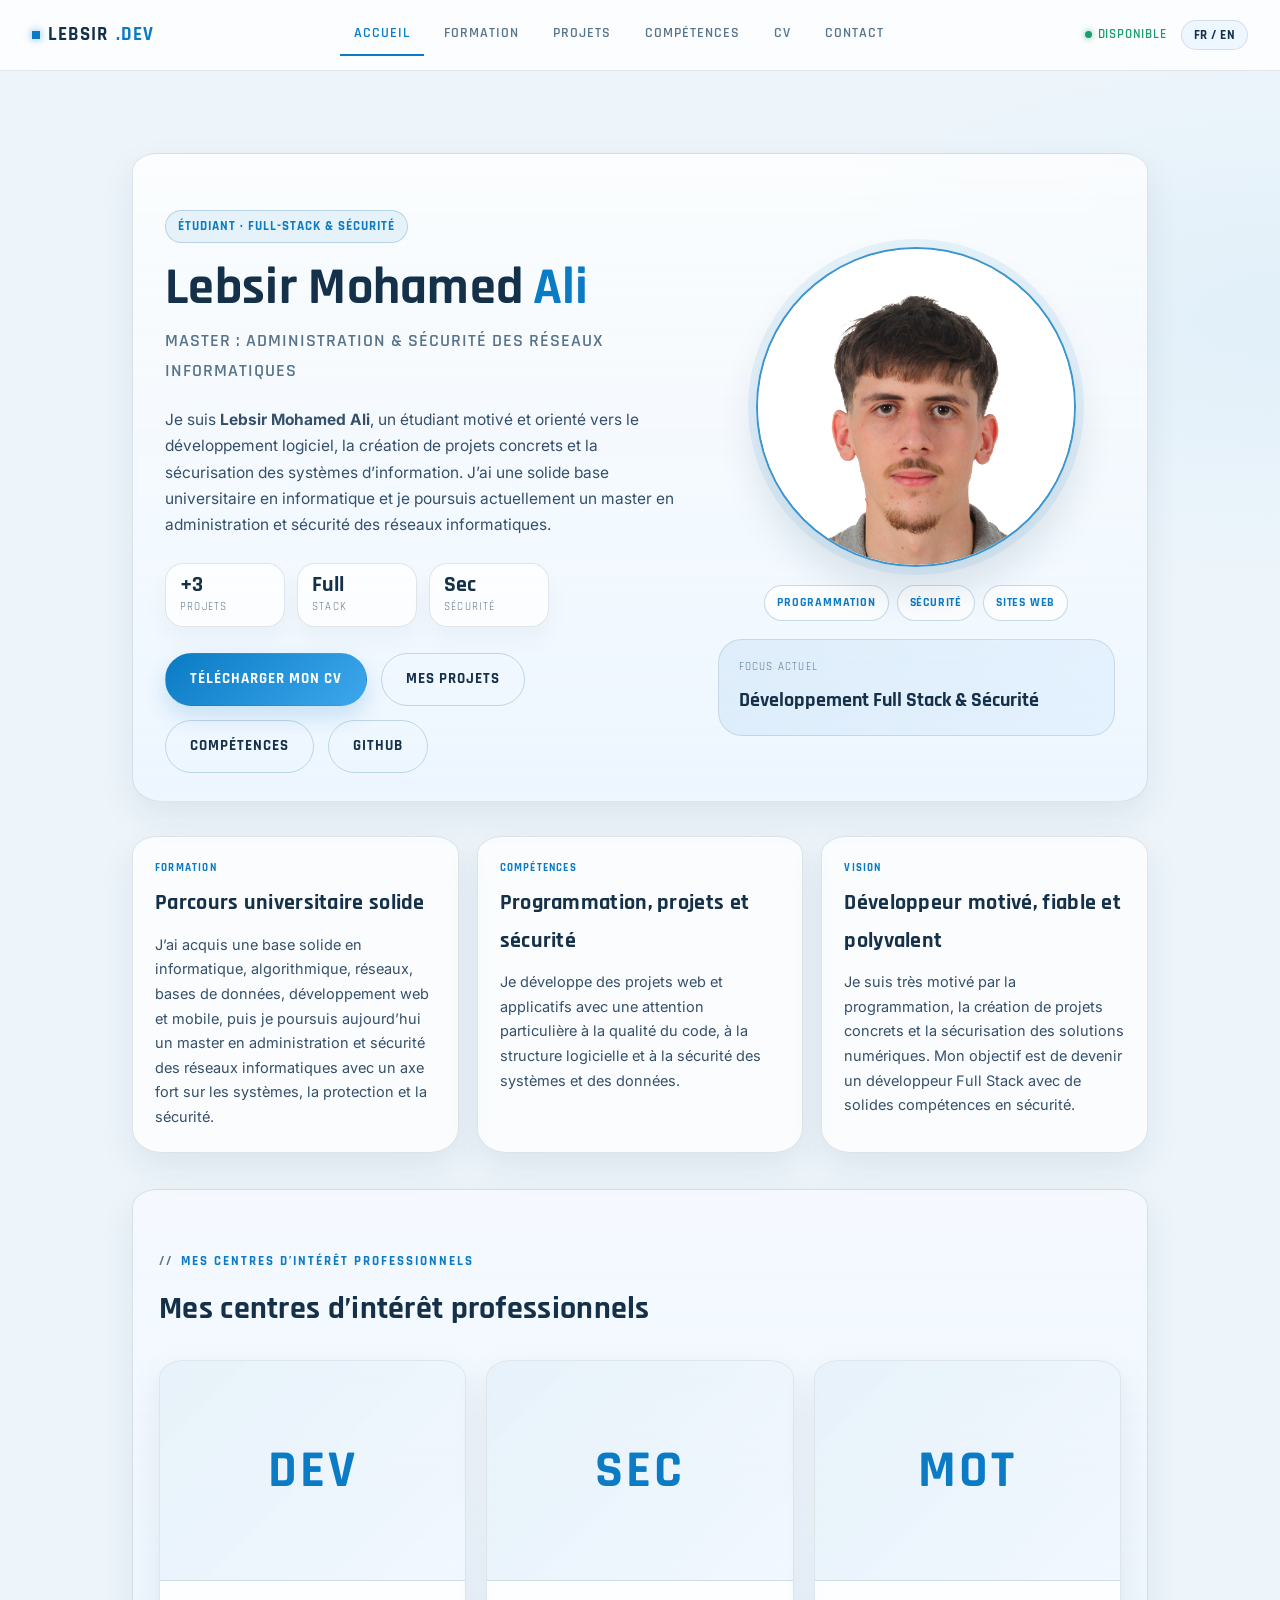
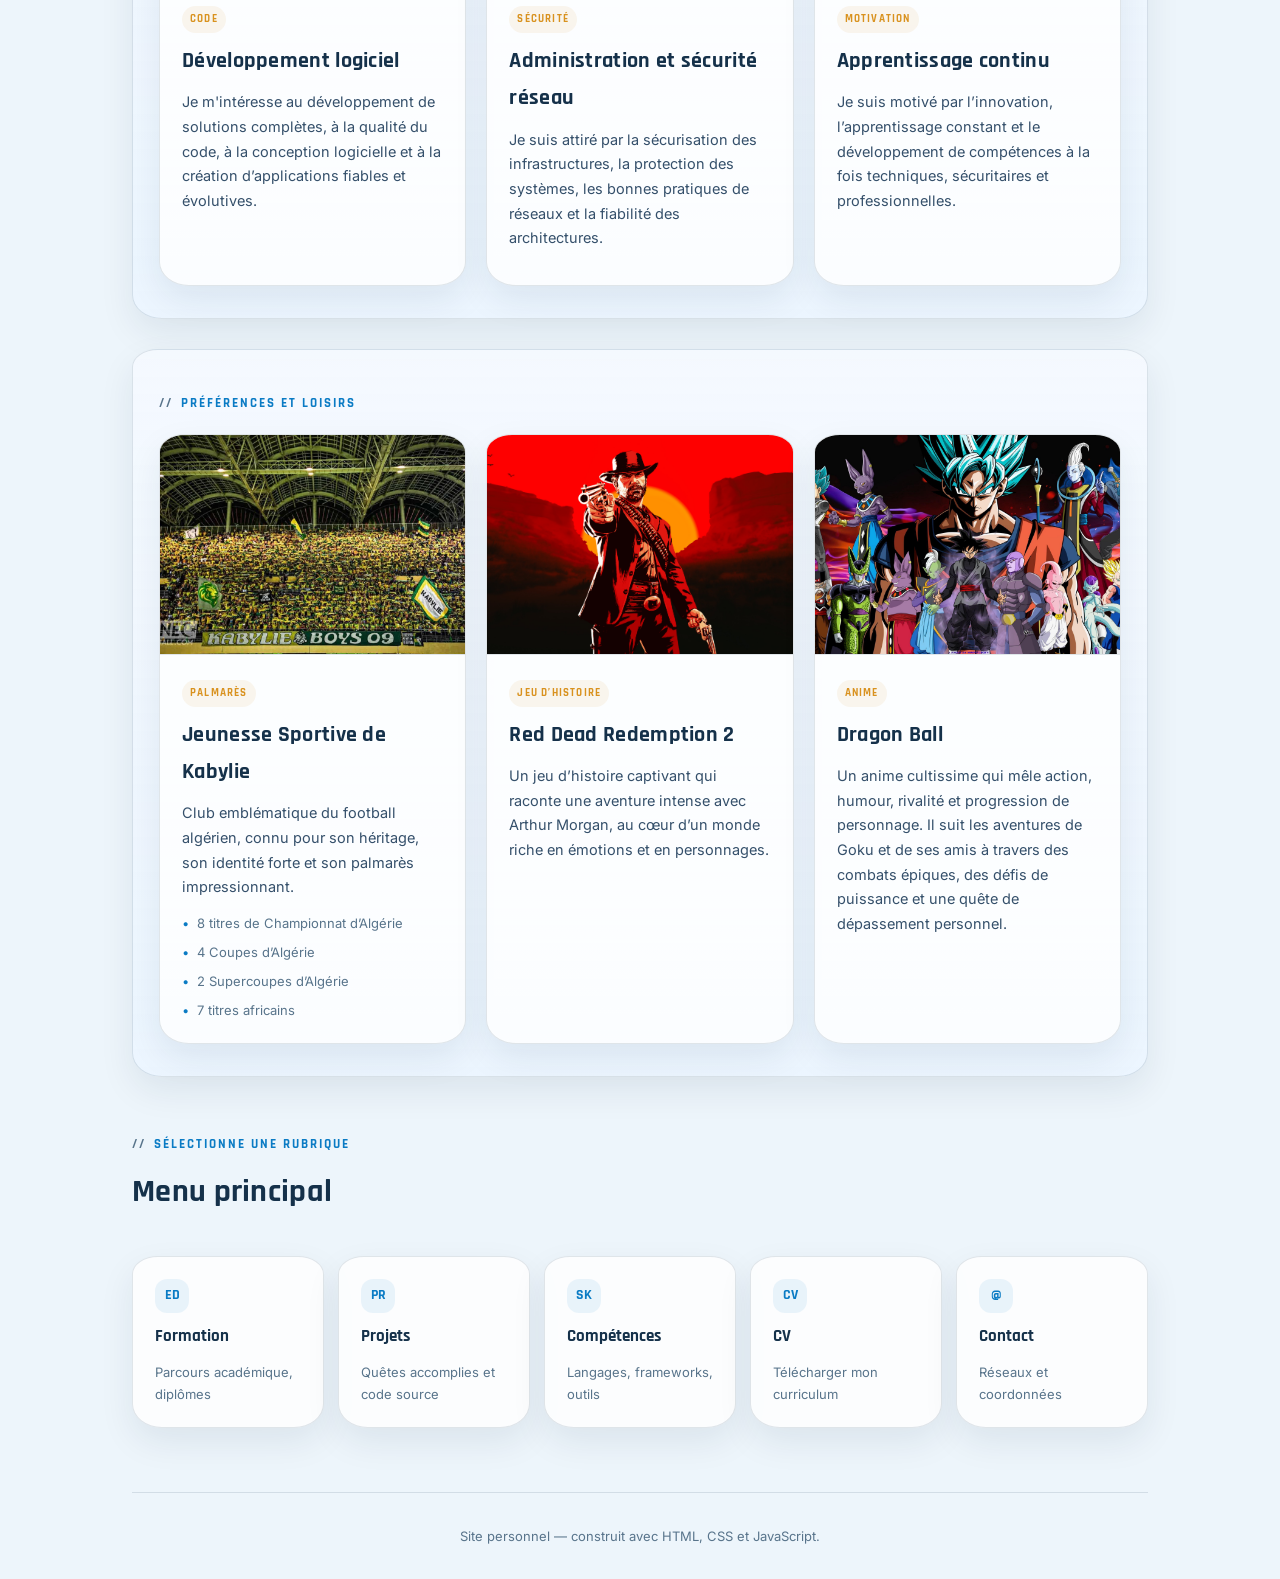
<file: index.html>
<!DOCTYPE html>
<html lang="fr">
<head>
<meta charset="UTF-8">
<meta name="viewport" content="width=device-width, initial-scale=1.0">
<title>Accueil — Lebsir Mohamed Ali</title>
<link rel="preconnect" href="https://fonts.googleapis.com">
<link href="https://fonts.googleapis.com/css2?family=Rajdhani:wght@600;700&family=Inter:wght@400;500;600&family=JetBrains+Mono:wght@400;500&display=swap" rel="stylesheet">
<link rel="stylesheet" href="assets/style.css">
<link rel="icon" type="image/svg+xml" href="assets/favicon.svg">
<link rel="shortcut icon" href="assets/favicon.svg">
</head>
<body>

<div class="topbar">
  <a class="logo" href="index.html"><span class="dot"></span>LEBSIR<span>.DEV</span></a>
  <button class="nav-toggle">MENU</button>
  <nav class="navlinks">
    <a class="navlink" href="index.html" data-i18n="nav_home">nav_home</a>
      <a class="navlink" href="education.html" data-i18n="nav_education">nav_education</a>
      <a class="navlink" href="projects.html" data-i18n="nav_projects">nav_projects</a>
      <a class="navlink" href="skills.html" data-i18n="nav_skills">nav_skills</a>
      <a class="navlink" href="cv.html" data-i18n="nav_cv">nav_cv</a>
      <a class="navlink" href="contact.html" data-i18n="nav_contact">nav_contact</a>
  </nav>
  <div class="topbar-right">
    <div class="status-chip"><span class="ping"></span><span data-i18n="status_label">Disponible</span></div>
    <button class="lang-toggle" id="langToggle">FR / EN</button>
  </div>
</div>

<main>
  <section id="home">
    <div class="hero section-panel">
      <div class="hero-copy">
        <div class="player-badge" data-i18n="player_badge">Étudiant · Full-Stack & Sécurité</div>
        <h1 class="hero-title">
          <span class="typewriter-text" data-text="Lebsir Mohamed"></span>
          <span class="accent typewriter-text" data-text="Ali"></span>
        </h1>
        <div class="hero-role" data-i18n="hero_role">Master : Administration & Sécurité des Réseaux Informatiques</div>
        <p class="hero-bio" data-i18n="hero_bio">
          Je suis <strong>Lebsir Mohamed Ali</strong>, un étudiant motivé et orienté vers le développement logiciel, la création de projets concrets et la sécurisation des systèmes d’information. J’ai une solide base universitaire en informatique et je poursuis actuellement un master en administration et sécurité des réseaux informatiques.
        </p>
        <div class="hero-metrics">
          <div class="metric-pill">
            <span class="metric-number">+3</span>
            <span class="metric-label" data-i18n="hero_metric_projects">projets</span>
          </div>
          <div class="metric-pill">
            <span class="metric-number">Full</span>
            <span class="metric-label" data-i18n="hero_metric_stack">stack</span>
          </div>
          <div class="metric-pill">
            <span class="metric-number">Sec</span>
            <span class="metric-label" data-i18n="hero_metric_security">sécurité</span>
          </div>
        </div>
        <div class="cta-row">
          <a href="cv%20lebsir%20mohamed%20ali.pdf" class="btn btn-primary" download="CV_Lebsir_Mohamed_Ali.pdf" data-i18n="btn_cv">Télécharger mon CV</a>
          <a href="projects.html" class="btn btn-ghost" data-i18n="btn_projects">Mes projets</a>
          <a href="skills.html" class="btn btn-ghost" data-i18n="btn_skills">Compétences</a>
          <a href="https://github.com/Medali05" target="_blank" rel="noopener" class="btn btn-ghost" data-i18n="btn_github">GitHub</a>
        </div>
      </div>

      <div class="hero-visual">
        <div class="profile-frame hud">
          <img src="1.jpg" alt="Portrait de Lebsir Mohamed Ali" />
        </div>
        <div class="profile-badges">
          <span>Programmation</span>
          <span>Sécurité</span>
          <span>Sites web</span>
        </div>
        <div class="mini-focus">
          <span class="mini-label">Focus actuel</span>
          <strong>Développement Full Stack & Sécurité</strong>
        </div>
      </div>
    </div>

    <div class="about-grid">
      <article class="about-card section-panel">
        <div class="about-kicker" data-i18n="about_edu_kicker">Formation</div>
        <h3 data-i18n="about_edu_title">Parcours universitaire solide</h3>
        <p data-i18n="about_edu_text">J’ai acquis une base solide en informatique, algorithmique, réseaux, bases de données, développement web et mobile, puis je poursuis aujourd’hui un master en administration et sécurité des réseaux informatiques avec un axe fort sur les systèmes, la protection et la sécurité.</p>
      </article>
      <article class="about-card section-panel">
        <div class="about-kicker" data-i18n="about_skills_kicker">Compétences</div>
        <h3 data-i18n="about_skills_title">Programmation, projets et sécurité</h3>
        <p data-i18n="about_skills_text">Je développe des projets web et applicatifs avec une attention particulière à la qualité du code, à la structure logicielle et à la sécurité des systèmes et des données.</p>
      </article>
      <article class="about-card section-panel">
        <div class="about-kicker" data-i18n="about_vision_kicker">Vision</div>
        <h3 data-i18n="about_vision_title">Développeur motivé, fiable et polyvalent</h3>
        <p data-i18n="about_vision_text">Je suis très motivé par la programmation, la création de projets concrets et la sécurisation des solutions numériques. Mon objectif est de devenir un développeur Full Stack avec de solides compétences en sécurité.</p>
      </article>
    </div>

    <section class="interests-section section-panel">
      <div class="eyebrow" style="margin-top:28px;" data-i18n="interests_title">Centres d’intérêt</div>
      <h2 data-i18n="interests_title">Mes centres d’intérêt professionnels</h2>

      <div class="interest-grid">
        <article class="interest-card">
          <div class="interest-crest">DEV</div>
          <div class="interest-body">
            <div class="interest-tag" data-i18n="interest_code">Code</div>
            <h3 data-i18n="interest_dev_title">Développement logiciel</h3>
            <p data-i18n="interest_dev_text">Je m'intéresse au développement de solutions complètes, à la qualité du code, à la conception logicielle et à la création d’applications fiables et évolutives.</p>
          </div>
        </article>

        <article class="interest-card">
          <div class="interest-crest">SEC</div>
          <div class="interest-body">
            <div class="interest-tag" data-i18n="interest_security">Sécurité</div>
            <h3 data-i18n="interest_net_title">Administration et sécurité réseau</h3>
            <p data-i18n="interest_net_text">Je suis attiré par la sécurisation des infrastructures, la protection des systèmes, les bonnes pratiques de réseaux et la fiabilité des architectures.</p>
          </div>
        </article>

        <article class="interest-card">
          <div class="interest-crest">MOT</div>
          <div class="interest-body">
            <div class="interest-tag" data-i18n="interest_learning">Motivation</div>
            <h3 data-i18n="interest_learning_title">Apprentissage continu</h3>
            <p data-i18n="interest_learning_text">Je suis motivé par l’innovation, l’apprentissage constant et le développement de compétences à la fois techniques, sécuritaires et professionnelles.</p>
          </div>
        </article>
      </div>
    </section>

    <section class="interests-section section-panel" style="margin-top:30px;">
      <div class="eyebrow" style="margin-top:10px;" data-i18n="prefs_label">Préférences et loisirs</div>

      <div class="interest-grid">
        <article class="interest-card">
          <img class="interest-image" src="JSK-28.jpg" alt="JSK" />
          <div class="interest-body">
            <div class="interest-tag">Palmarès</div>
            <h3 data-i18n="pref_club_title">Jeunesse Sportive de Kabylie</h3>
            <p data-i18n="pref_club_desc">Club emblématique du football algérien, connu pour son héritage, son identité forte et son palmarès impressionnant.</p>
            <ul class="palmares-list">
              <li data-i18n="pref_club_item1">8 titres de Championnat d’Algérie</li>
              <li data-i18n="pref_club_item2">4 Coupes d’Algérie</li>
              <li data-i18n="pref_club_item3">2 Supercoupes d’Algérie</li>
              <li data-i18n="pref_club_item4">7 titres africains</li>
            </ul>
          </div>
        </article>

        <article class="interest-card">
          <img class="interest-image" src="Red Dead R2.png" alt="Red Dead Redemption 2" />
          <div class="interest-body">
            <div class="interest-tag">Jeu d’histoire</div>
            <h3 data-i18n="pref_game_title">Red Dead Redemption 2</h3>
            <p data-i18n="pref_game_desc">Un jeu d’histoire captivant qui raconte une aventure intense avec Arthur Morgan, au cœur d’un monde riche en émotions et en personnages.</p>
          </div>
        </article>

        <article class="interest-card">
          <img class="interest-image" src="Dragon Ball.jpg" alt="Dragon Ball" />
          <div class="interest-body">
            <div class="interest-tag">Anime</div>
            <h3 data-i18n="pref_anime_title">Dragon Ball</h3>
            <p data-i18n="pref_anime_desc">Un anime cultissime qui mêle action, humour, rivalité et progression de personnage. Il suit les aventures de Goku et de ses amis à travers des combats épiques, des défis de puissance et une quête de dépassement personnel.</p>
          </div>
        </article>
      </div>
    </section>

    <div class="eyebrow" style="margin-top:56px;" data-i18n="dash_label">Sélectionne une rubrique</div>
    <h2 data-i18n="dash_title">Menu principal</h2>
    <div class="menu-grid">
      <a class="menu-tile" href="education.html">
        <div class="tile-icon">ED</div>
        <div class="tile-title" data-i18n="dash_edu_title">Formation</div>
        <div class="tile-desc" data-i18n="dash_edu_desc">Parcours académique, diplômes</div>
      </a>
      <a class="menu-tile" href="projects.html">
        <div class="tile-icon">PR</div>
        <div class="tile-title" data-i18n="dash_proj_title">Projets</div>
        <div class="tile-desc" data-i18n="dash_proj_desc">Quêtes accomplies et code source</div>
      </a>
      <a class="menu-tile" href="skills.html">
        <div class="tile-icon">SK</div>
        <div class="tile-title" data-i18n="dash_skills_title">Compétences</div>
        <div class="tile-desc" data-i18n="dash_skills_desc">Langages, frameworks, outils</div>
      </a>
      <a class="menu-tile" href="cv.html">
        <div class="tile-icon">CV</div>
        <div class="tile-title" data-i18n="dash_cv_title">CV</div>
        <div class="tile-desc" data-i18n="dash_cv_desc">Télécharger mon curriculum</div>
      </a>
      <a class="menu-tile" href="contact.html">
        <div class="tile-icon">@</div>
        <div class="tile-title" data-i18n="dash_contact_title">Contact</div>
        <div class="tile-desc" data-i18n="dash_contact_desc">Réseaux et coordonnées</div>
      </a>
    </div>
  </section>
</main>

<footer data-i18n="footer_note">Site personnel — construit avec HTML, CSS et JavaScript.</footer>

<script src="assets/app.js"></script>
</body>
</html>
</file>
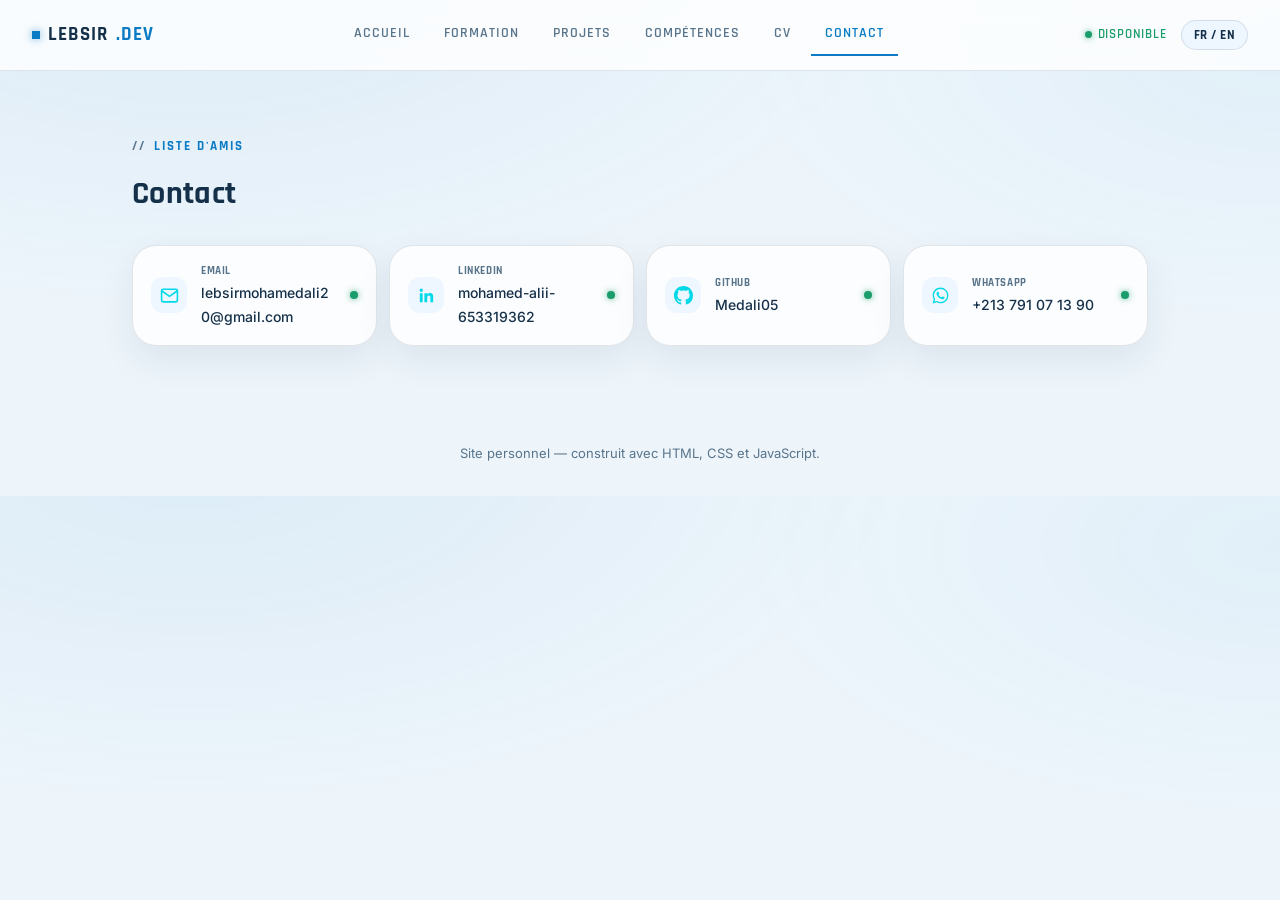
<file: contact.html>
<!DOCTYPE html>
<html lang="fr">
<head>
<meta charset="UTF-8">
<meta name="viewport" content="width=device-width, initial-scale=1.0">
<title>Contact — Lebsir Mohamed Ali</title>
<link rel="preconnect" href="https://fonts.googleapis.com">
<link href="https://fonts.googleapis.com/css2?family=Rajdhani:wght@600;700&family=Inter:wght@400;500;600&family=JetBrains+Mono:wght@400;500&display=swap" rel="stylesheet">
<link rel="stylesheet" href="assets/style.css">
<link rel="icon" type="image/svg+xml" href="assets/favicon.svg">
<link rel="shortcut icon" href="assets/favicon.svg">
</head>
<body>

<div class="topbar">
  <a class="logo" href="index.html"><span class="dot"></span>LEBSIR<span>.DEV</span></a>
  <button class="nav-toggle">MENU</button>
  <nav class="navlinks">
    <a class="navlink" href="index.html" data-i18n="nav_home">nav_home</a>
      <a class="navlink" href="education.html" data-i18n="nav_education">nav_education</a>
      <a class="navlink" href="projects.html" data-i18n="nav_projects">nav_projects</a>
      <a class="navlink" href="skills.html" data-i18n="nav_skills">nav_skills</a>
      <a class="navlink" href="cv.html" data-i18n="nav_cv">nav_cv</a>
      <a class="navlink" href="contact.html" data-i18n="nav_contact">nav_contact</a>
  </nav>
  <div class="topbar-right">
    <div class="status-chip"><span class="ping"></span><span data-i18n="status_label">Disponible</span></div>
    <button class="lang-toggle" id="langToggle">FR / EN</button>
  </div>
</div>

<main>
  <section id="contact" style="border-bottom:none;">
    <div class="eyebrow" data-i18n="contact_label">Liste d'amis</div>
    <h2 data-i18n="contact_title">Contact</h2>

    <div class="friend-grid">
      <a class="friend-card email-link" href="mailto:lebsirmohamedali20@gmail.com" data-email="lebsirmohamedali20@gmail.com">
        <div class="friend-icon"><svg viewBox="0 0 24 24" fill="none" stroke="#00d9e8" stroke-width="2"><rect x="2" y="4" width="20" height="16" rx="2"/><path d="m22 6-10 7L2 6"/></svg></div>
        <div><div class="friend-label">Email</div><div class="friend-value">lebsirmohamedali20@gmail.com</div></div>
        <span class="friend-status"></span>
      </a>
      <a class="friend-card" href="https://www.linkedin.com/in/mohamed-alii-653319362/" target="_blank" rel="noopener">
        <div class="friend-icon"><svg viewBox="0 0 24 24" fill="#00d9e8"><path d="M20.45 20.45h-3.55v-5.57c0-1.33-.02-3.03-1.85-3.03-1.85 0-2.14 1.45-2.14 2.94v5.66H9.36V9h3.41v1.56h.05c.47-.9 1.63-1.85 3.35-1.85 3.58 0 4.24 2.36 4.24 5.42v6.32zM5.34 7.43a2.06 2.06 0 1 1 0-4.12 2.06 2.06 0 0 1 0 4.12zM7.12 20.45H3.56V9h3.56v11.45z"/></svg></div>
        <div><div class="friend-label">LinkedIn</div><div class="friend-value">mohamed-alii-653319362</div></div>
        <span class="friend-status"></span>
      </a>
      <a class="friend-card" href="https://github.com/Medali05" target="_blank" rel="noopener">
        <div class="friend-icon"><svg viewBox="0 0 16 16" fill="#00d9e8"><path d="M8 0C3.58 0 0 3.58 0 8c0 3.54 2.29 6.53 5.47 7.59.4.07.55-.17.55-.38 0-.19-.01-.82-.01-1.49-2.01.37-2.53-.49-2.69-.94-.09-.23-.48-.94-.82-1.13-.28-.15-.68-.52-.01-.53.63-.01 1.08.58 1.23.82.72 1.21 1.87.87 2.33.66.07-.52.28-.87.51-1.07-1.78-.2-3.64-.89-3.64-3.95 0-.87.31-1.59.82-2.15-.08-.2-.36-1.02.08-2.12 0 0 .67-.21 2.2.82.64-.18 1.32-.27 2-.27.68 0 1.36.09 2 .27 1.53-1.04 2.2-.82 2.2-.82.44 1.1.16 1.92.08 2.12.51.56.82 1.27.82 2.15 0 3.07-1.87 3.75-3.65 3.95.29.25.54.73.54 1.48 0 1.07-.01 1.93-.01 2.2 0 .21.15.46.55.38A8.01 8.01 0 0 0 16 8c0-4.42-3.58-8-8-8z"/></svg></div>
        <div><div class="friend-label">GitHub</div><div class="friend-value">Medali05</div></div>
        <span class="friend-status"></span>
      </a>
      <a class="friend-card" href="https://wa.me/213791071390" target="_blank" rel="noopener">
        <div class="friend-icon"><svg viewBox="0 0 24 24" fill="#00d9e8"><path d="M12.04 2C6.58 2 2.13 6.45 2.13 11.91c0 1.75.46 3.45 1.32 4.95L2 22l5.29-1.39a9.9 9.9 0 0 0 4.75 1.21h.01c5.46 0 9.91-4.45 9.91-9.91 0-2.65-1.03-5.14-2.9-7.01A9.86 9.86 0 0 0 12.04 2zm0 18.13h-.01a8.2 8.2 0 0 1-4.19-1.15l-.3-.18-3.14.82.84-3.06-.2-.31a8.2 8.2 0 0 1-1.26-4.34c0-4.53 3.69-8.22 8.24-8.22 2.2 0 4.27.86 5.82 2.42a8.15 8.15 0 0 1 2.41 5.81c0 4.53-3.7 8.21-8.21 8.21zm4.5-6.16c-.25-.12-1.46-.72-1.69-.8-.23-.08-.39-.12-.56.12-.16.25-.64.8-.78.96-.14.17-.29.19-.53.06-.25-.12-1.04-.38-1.99-1.22-.73-.66-1.23-1.46-1.37-1.71-.14-.25-.02-.38.11-.51.11-.11.25-.29.37-.43.12-.14.16-.25.25-.41.08-.17.04-.31-.02-.43-.06-.12-.56-1.35-.77-1.85-.2-.48-.41-.42-.56-.43h-.48c-.16 0-.43.06-.66.31-.23.25-.86.85-.86 2.06 0 1.22.89 2.4 1.01 2.56.12.17 1.75 2.67 4.24 3.74.59.26 1.05.41 1.41.52.59.19 1.13.16 1.56.1.48-.07 1.46-.6 1.66-1.18.21-.58.21-1.07.14-1.18-.06-.11-.22-.17-.47-.29z"/></svg></div>
        <div><div class="friend-label">WhatsApp</div><div class="friend-value">+213 791 07 13 90</div></div>
        <span class="friend-status"></span>
      </a>
    </div>
   
  </section>
</main>

<footer data-i18n="footer_note">Site personnel — construit avec HTML, CSS et JavaScript.</footer>

<script src="assets/app.js"></script>
</body>
</html>
</file>
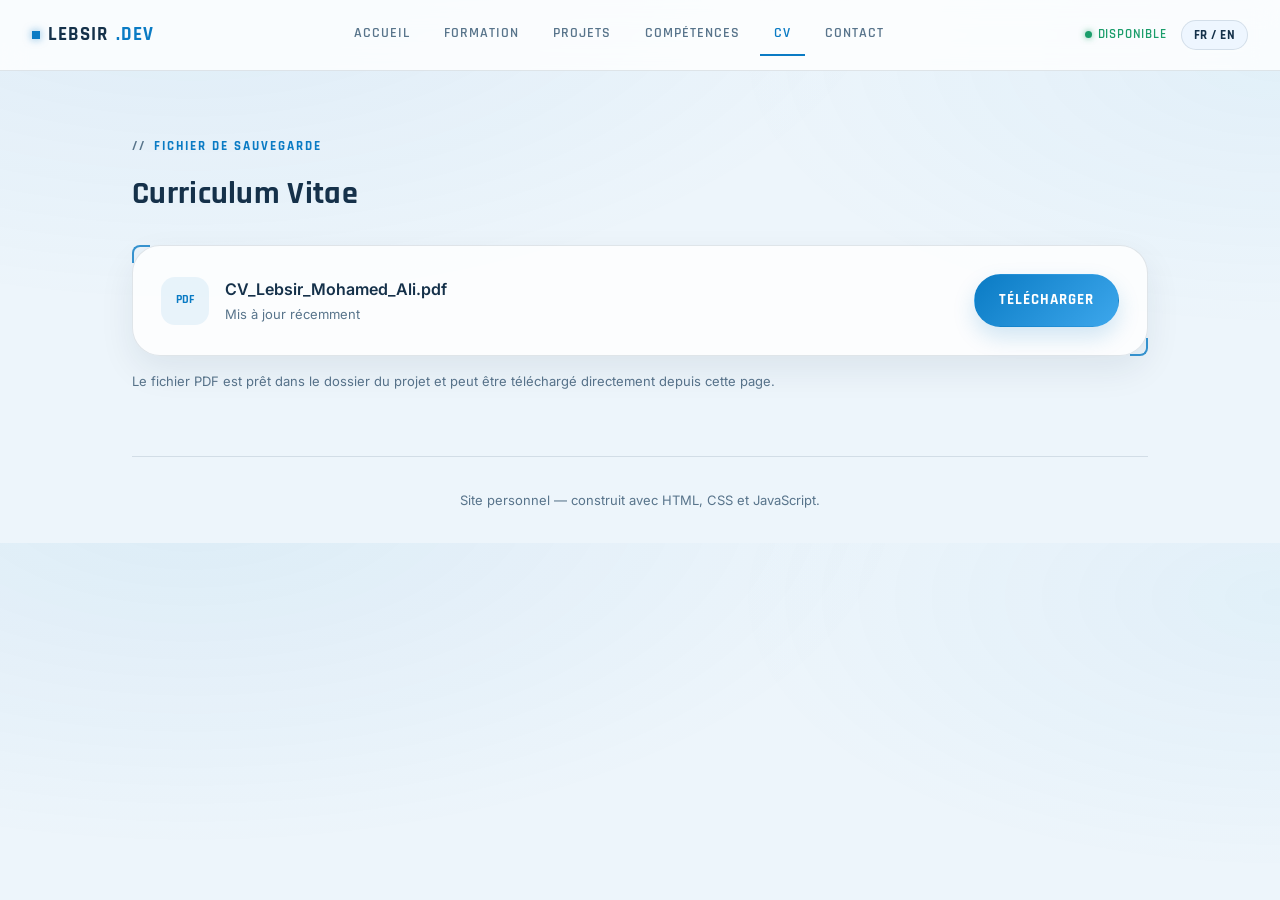
<file: cv.html>
<!DOCTYPE html>
<html lang="fr">
<head>
<meta charset="UTF-8">
<meta name="viewport" content="width=device-width, initial-scale=1.0">
<title>CV — Lebsir Mohamed Ali</title>
<link rel="preconnect" href="https://fonts.googleapis.com">
<link href="https://fonts.googleapis.com/css2?family=Rajdhani:wght@600;700&family=Inter:wght@400;500;600&family=JetBrains+Mono:wght@400;500&display=swap" rel="stylesheet">
<link rel="stylesheet" href="assets/style.css">
<link rel="icon" type="image/svg+xml" href="assets/favicon.svg">
<link rel="shortcut icon" href="assets/favicon.svg">
</head>
<body>

<div class="topbar">
  <a class="logo" href="index.html"><span class="dot"></span>LEBSIR<span>.DEV</span></a>
  <button class="nav-toggle">MENU</button>
  <nav class="navlinks">
    <a class="navlink" href="index.html" data-i18n="nav_home">nav_home</a>
      <a class="navlink" href="education.html" data-i18n="nav_education">nav_education</a>
      <a class="navlink" href="projects.html" data-i18n="nav_projects">nav_projects</a>
      <a class="navlink" href="skills.html" data-i18n="nav_skills">nav_skills</a>
      <a class="navlink" href="cv.html" data-i18n="nav_cv">nav_cv</a>
      <a class="navlink" href="contact.html" data-i18n="nav_contact">nav_contact</a>
  </nav>
  <div class="topbar-right">
    <div class="status-chip"><span class="ping"></span><span data-i18n="status_label">Disponible</span></div>
    <button class="lang-toggle" id="langToggle">FR / EN</button>
  </div>
</div>

<main>
  <section id="cv">
    <div class="eyebrow" data-i18n="cv_label">Fichier de sauvegarde</div>
    <h2 data-i18n="cv_title">Curriculum Vitae</h2>

    <div class="save-card hud">
      <div class="save-left">
        <div class="save-icon">PDF</div>
        <div>
          <div class="save-name" data-i18n="cv_file_name">CV_Lebsir_Mohamed_Ali.pdf</div>
          <div class="save-sub" data-i18n="cv_file_meta">Mis à jour récemment</div>
        </div>
      </div>
      <a class="btn btn-primary download-cv" href="CV_Lebsir_Mohamed_Ali.pdf" download="CV_Lebsir_Mohamed_Ali.pdf" data-i18n="cv_btn">Télécharger</a>
    </div>
    <p style="color:var(--muted); font-size:13px; margin-top:14px;" data-i18n="cv_paragraph">Le fichier PDF est prêt dans le dossier du projet et peut être téléchargé directement depuis cette page.</p>
  </section>
</main>

<footer data-i18n="footer_note">Site personnel — construit avec HTML, CSS et JavaScript.</footer>

<script src="assets/app.js"></script>
</body>
</html>
</file>
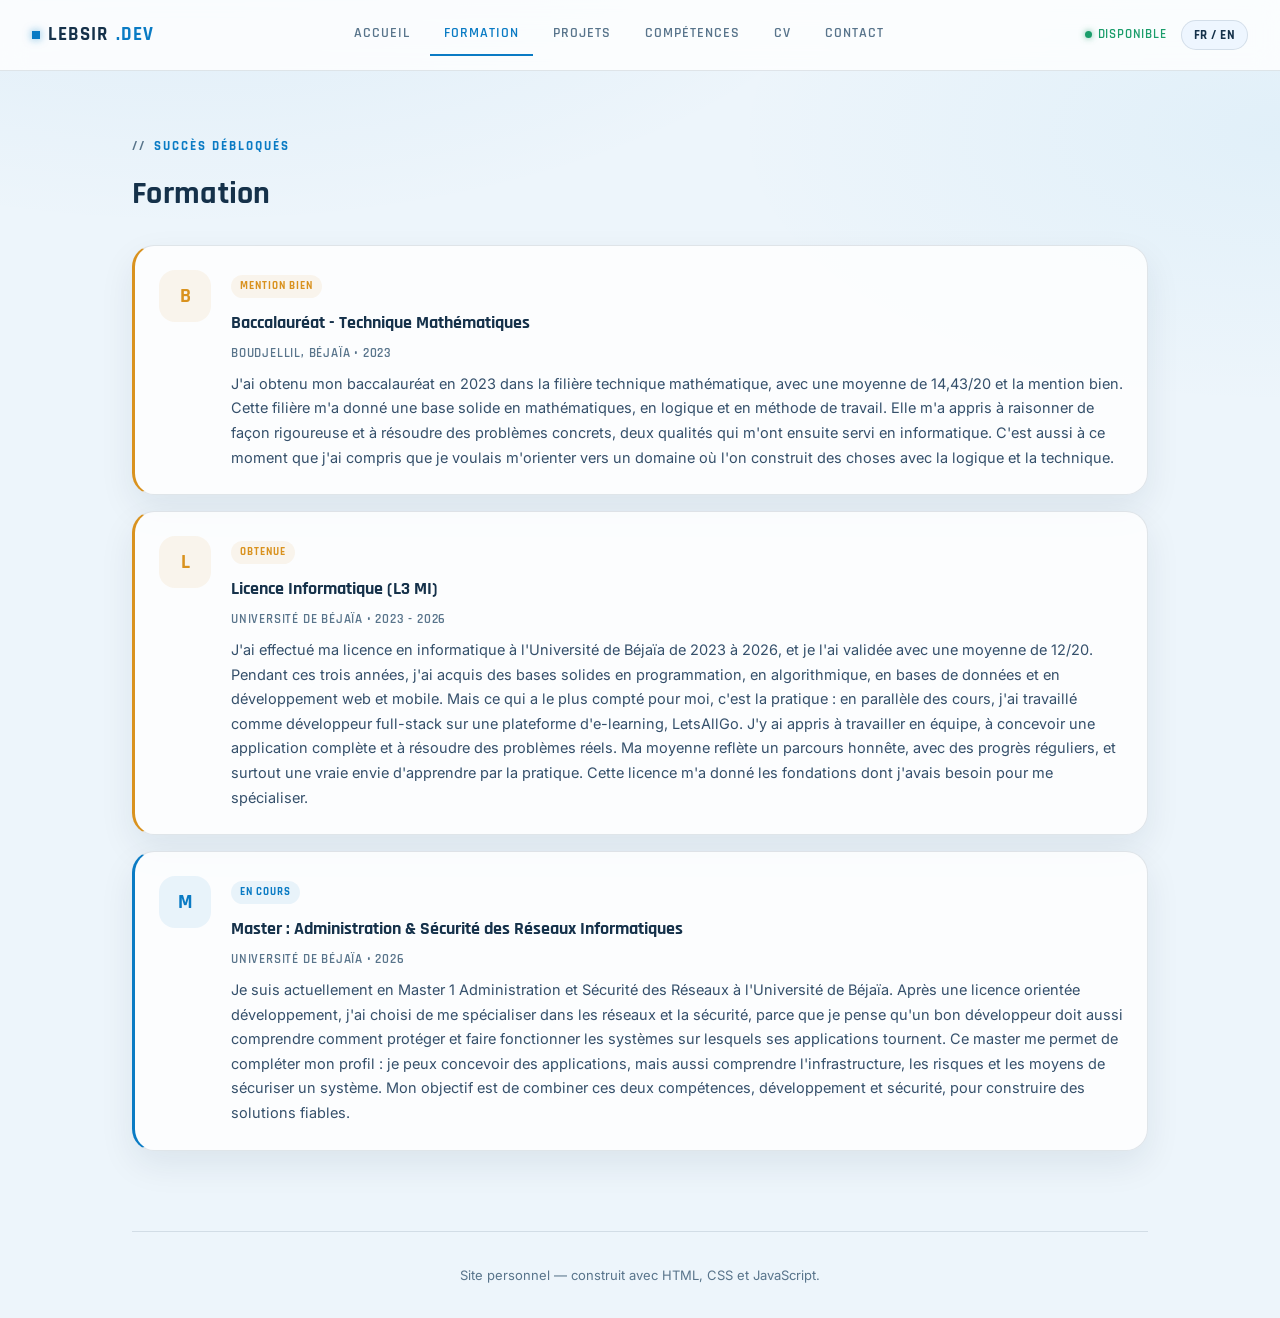
<file: education.html>
<!DOCTYPE html>
<html lang="fr">
<head>
<meta charset="UTF-8">
<meta name="viewport" content="width=device-width, initial-scale=1.0">
<title>Formation — Lebsir Mohamed Ali</title>
<link rel="preconnect" href="https://fonts.googleapis.com">
<link href="https://fonts.googleapis.com/css2?family=Rajdhani:wght@600;700&family=Inter:wght@400;500;600&family=JetBrains+Mono:wght@400;500&display=swap" rel="stylesheet">
<link rel="stylesheet" href="assets/style.css">
<link rel="icon" type="image/svg+xml" href="assets/favicon.svg">
<link rel="shortcut icon" href="assets/favicon.svg">
</head>
<body>

<div class="topbar">
  <a class="logo" href="index.html"><span class="dot"></span>LEBSIR<span>.DEV</span></a>
  <button class="nav-toggle">MENU</button>
  <nav class="navlinks">
    <a class="navlink" href="index.html" data-i18n="nav_home">nav_home</a>
      <a class="navlink" href="education.html" data-i18n="nav_education">nav_education</a>
      <a class="navlink" href="projects.html" data-i18n="nav_projects">nav_projects</a>
      <a class="navlink" href="skills.html" data-i18n="nav_skills">nav_skills</a>
      <a class="navlink" href="cv.html" data-i18n="nav_cv">nav_cv</a>
      <a class="navlink" href="contact.html" data-i18n="nav_contact">nav_contact</a>
  </nav>
  <div class="topbar-right">
    <div class="status-chip"><span class="ping"></span><span data-i18n="status_label">Disponible</span></div>
    <button class="lang-toggle" id="langToggle">FR / EN</button>
  </div>
</div>

<main>
  <section id="education">
    <div class="eyebrow" data-i18n="edu_label">Succès débloqués</div>
    <h2 data-i18n="edu_title">Formation</h2>

    <div class="ach-card">
      <div class="ach-icon">B</div>
      <div>
        <div class="ach-status" data-i18n="edu_bacc_status">Mention bien</div>
        <div class="ach-title" data-i18n="edu_bacc_title">Baccalauréat - Technique Mathématiques</div>
        <div class="ach-meta" data-i18n="edu_bacc_meta">Boudjellil, Béjaïa • 2023</div>
        <div class="ach-desc" data-i18n="edu_bacc_desc">J'ai obtenu mon baccalauréat en 2023 dans la filière technique mathématique, avec une moyenne de 14,43/20 et la mention bien. Cette filière m'a donné une base solide en mathématiques, en logique et en méthode de travail. Elle m'a appris à raisonner de façon rigoureuse et à résoudre des problèmes concrets, deux qualités qui m'ont ensuite servi en informatique. C'est aussi à ce moment que j'ai compris que je voulais m'orienter vers un domaine où l'on construit des choses avec la logique et la technique.</div>
      </div>
    </div>

    <div class="ach-card">
      <div class="ach-icon">L</div>
      <div>
        <div class="ach-status" data-i18n="edu_m1_status">Obtenue</div>
        <div class="ach-title" data-i18n="edu_m1_title">Licence Informatique (L3 MI)</div>
        <div class="ach-meta" data-i18n="edu_m1_meta">Université de Béjaïa • 2023 - 2026</div>
        <div class="ach-desc" data-i18n="edu_m1_desc">J'ai effectué ma licence en informatique à l'Université de Béjaïa de 2023 à 2026, et je l'ai validée avec une moyenne de 12/20. Pendant ces trois années, j'ai acquis des bases solides en programmation, en algorithmique, en bases de données et en développement web et mobile. Mais ce qui a le plus compté pour moi, c'est la pratique : en parallèle des cours, j'ai travaillé comme développeur full-stack sur une plateforme d'e-learning, LetsAllGo. J'y ai appris à travailler en équipe, à concevoir une application complète et à résoudre des problèmes réels. Ma moyenne reflète un parcours honnête, avec des progrès réguliers, et surtout une vraie envie d'apprendre par la pratique. Cette licence m'a donné les fondations dont j'avais besoin pour me spécialiser.</div>
      </div>
    </div>

    <div class="ach-card in-progress">
      <div class="ach-icon">M</div>
      <div>
        <div class="ach-status" data-i18n="edu_m2_status">En cours</div>
        <div class="ach-title" data-i18n="edu_m2_title">Master : Administration & Sécurité des Réseaux Informatiques</div>
        <div class="ach-meta" data-i18n="edu_m2_meta">Université de Béjaïa • 2026</div>
        <div class="ach-desc" data-i18n="edu_m2_desc">Je suis actuellement en Master 1 Administration et Sécurité des Réseaux à l'Université de Béjaïa. Après une licence orientée développement, j'ai choisi de me spécialiser dans les réseaux et la sécurité, parce que je pense qu'un bon développeur doit aussi comprendre comment protéger et faire fonctionner les systèmes sur lesquels ses applications tournent. Ce master me permet de compléter mon profil : je peux concevoir des applications, mais aussi comprendre l'infrastructure, les risques et les moyens de sécuriser un système. Mon objectif est de combiner ces deux compétences, développement et sécurité, pour construire des solutions fiables.</div>
      </div>
    </div>
  </section>
</main>

<footer data-i18n="footer_note">Site personnel — construit avec HTML, CSS et JavaScript.</footer>

<script src="assets/app.js"></script>
</body>
</html>
</file>
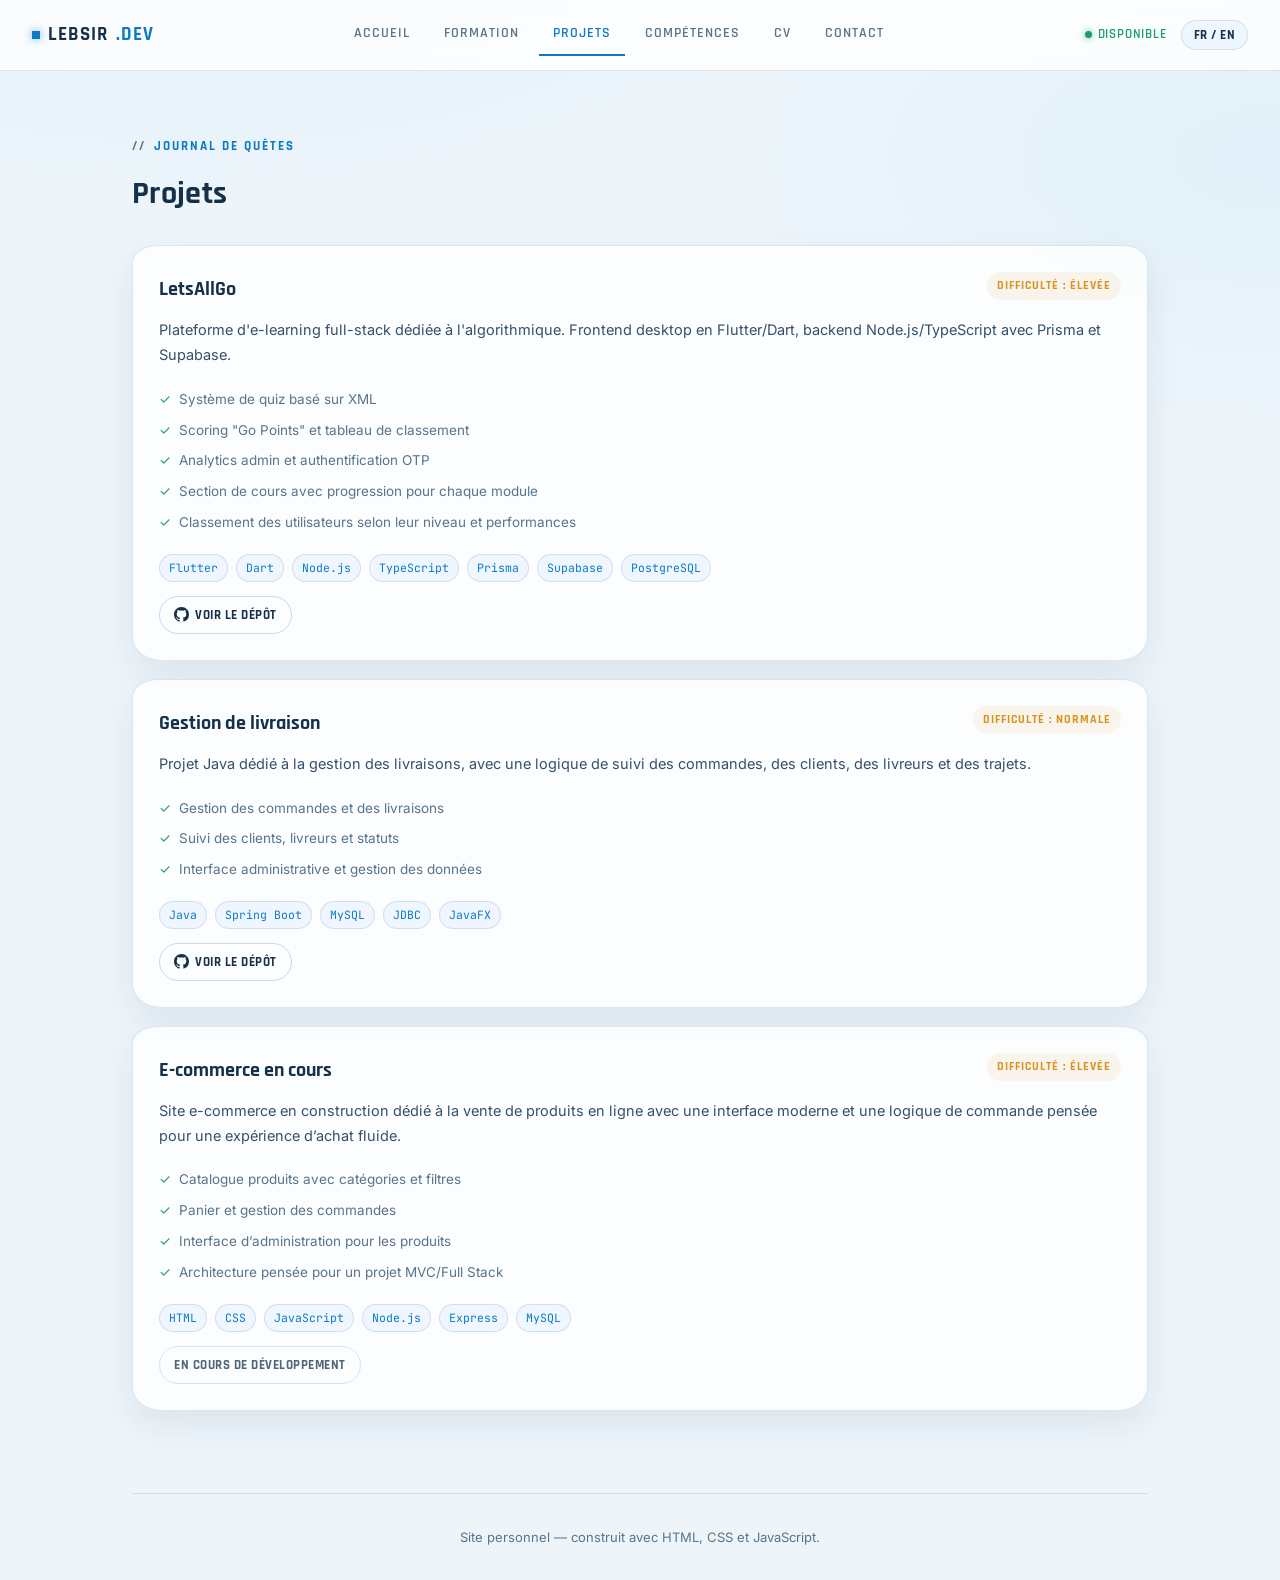
<file: projects.html>
<!DOCTYPE html>
<html lang="fr">
<head>
<meta charset="UTF-8">
<meta name="viewport" content="width=device-width, initial-scale=1.0">
<title>Projets — Lebsir Mohamed Ali</title>
<link rel="preconnect" href="https://fonts.googleapis.com">
<link href="https://fonts.googleapis.com/css2?family=Rajdhani:wght@600;700&family=Inter:wght@400;500;600&family=JetBrains+Mono:wght@400;500&display=swap" rel="stylesheet">
<link rel="stylesheet" href="assets/style.css">
<link rel="icon" type="image/svg+xml" href="assets/favicon.svg">
<link rel="shortcut icon" href="assets/favicon.svg">
</head>
<body>

<div class="topbar">
  <a class="logo" href="index.html"><span class="dot"></span>LEBSIR<span>.DEV</span></a>
  <button class="nav-toggle">MENU</button>
  <nav class="navlinks">
    <a class="navlink" href="index.html" data-i18n="nav_home">nav_home</a>
      <a class="navlink" href="education.html" data-i18n="nav_education">nav_education</a>
      <a class="navlink" href="projects.html" data-i18n="nav_projects">nav_projects</a>
      <a class="navlink" href="skills.html" data-i18n="nav_skills">nav_skills</a>
      <a class="navlink" href="cv.html" data-i18n="nav_cv">nav_cv</a>
      <a class="navlink" href="contact.html" data-i18n="nav_contact">nav_contact</a>
  </nav>
  <div class="topbar-right">
    <div class="status-chip"><span class="ping"></span><span data-i18n="status_label">Disponible</span></div>
    <button class="lang-toggle" id="langToggle">FR / EN</button>
  </div>
</div>

<main>
  <section id="projects">
    <div class="eyebrow" data-i18n="proj_label">Journal de quêtes</div>
    <h2 data-i18n="proj_title">Projets</h2>

    <div class="quest-card">
      <div class="quest-head">
        <span class="quest-name">LetsAllGo</span>
        <span class="quest-diff" data-i18n="proj_1_diff">Difficulté : élevée</span>
      </div>
      <p class="quest-desc" data-i18n="proj_1_desc">Plateforme d’e-learning full-stack dédiée à l’apprentissage de l’algorithmique et des structures de données. Le projet vise à proposer une expérience moderne avec des quiz, un système de progression et une logique de motivation pour les étudiants.</p>
      <ul class="quest-objectives">
        <li data-i18n="proj_1_obj1">Système de quiz basé sur des fichiers XML</li>
        <li data-i18n="proj_1_obj2">Scoring avec points, niveaux et leaderboard</li>
        <li data-i18n="proj_1_obj3">Authentification avec OTP et gestion admin</li>
        <li data-i18n="proj_1_obj4">Section de cours avec une progression pour chaque module</li>
        <li data-i18n="proj_1_obj5">Classement des utilisateurs selon leur niveau et leurs performances</li>
      </ul>
      <div class="badge-row">
        <span class="badge">Flutter</span><span class="badge">Dart</span><span class="badge">Node.js</span>
        <span class="badge">TypeScript</span><span class="badge">Prisma</span><span class="badge">Supabase</span><span class="badge">PostgreSQL</span>
      </div>
      <a class="gh-link" href="https://github.com/yacine0x0/LetsAllGo" target="_blank" rel="noopener">
        <svg style="width:15px;height:15px;" viewBox="0 0 16 16" fill="currentColor"><path d="M8 0C3.58 0 0 3.58 0 8c0 3.54 2.29 6.53 5.47 7.59.4.07.55-.17.55-.38 0-.19-.01-.82-.01-1.49-2.01.37-2.53-.49-2.69-.94-.09-.23-.48-.94-.82-1.13-.28-.15-.68-.52-.01-.53.63-.01 1.08.58 1.23.82.72 1.21 1.87.87 2.33.66.07-.52.28-.87.51-1.07-1.78-.2-3.64-.89-3.64-3.95 0-.87.31-1.59.82-2.15-.08-.2-.36-1.02.08-2.12 0 0 .67-.21 2.2.82.64-.18 1.32-.27 2-.27.68 0 1.36.09 2 .27 1.53-1.04 2.2-.82 2.2-.82.44 1.1.16 1.92.08 2.12.51.56.82 1.27.82 2.15 0 3.07-1.87 3.75-3.65 3.95.29.25.54.73.54 1.48 0 1.07-.01 1.93-.01 2.2 0 .21.15.46.55.38A8.01 8.01 0 0 0 16 8c0-4.42-3.58-8-8-8z"/></svg>
        <span data-i18n="proj_1_link">Voir le dépôt</span>
      </a>
    </div>

    <div class="quest-card">
      <div class="quest-head">
        <span class="quest-name" data-i18n="proj_2_name">Gestion de livraison</span>
        <span class="quest-diff" data-i18n="proj_2_diff">Difficulté : élevée</span>
      </div>
      <p class="quest-desc" data-i18n="proj_2_desc">Projet Java dédié à la gestion des livraisons, avec une logique de suivi des commandes, des clients, des livreurs et des trajets. L’application vise à centraliser les opérations de livraison pour faciliter le suivi, la planification et l’organisation du service.</p>
      <ul class="quest-objectives">
        <li data-i18n="proj_2_obj1">Gestion des commandes et des livraisons</li>
        <li data-i18n="proj_2_obj2">Suivi des clients, livreurs et statuts</li>
        <li data-i18n="proj_2_obj3">Interface administrative et gestion des données</li>
      </ul>
      <div class="badge-row">
        <span class="badge">Java</span><span class="badge">Spring Boot</span><span class="badge">MySQL</span>
        <span class="badge">JDBC</span><span class="badge">JavaFX</span>
      </div>
      <a class="gh-link" href="https://github.com/Medali05/GestionLivraison.git" target="_blank" rel="noopener">
        <svg style="width:15px;height:15px;" viewBox="0 0 16 16" fill="currentColor"><path d="M8 0C3.58 0 0 3.58 0 8c0 3.54 2.29 6.53 5.47 7.59.4.07.55-.17.55-.38 0-.19-.01-.82-.01-1.49-2.01.37-2.53-.49-2.69-.94-.09-.23-.48-.94-.82-1.13-.28-.15-.68-.52-.01-.53.63-.01 1.08.58 1.23.82.72 1.21 1.87.87 2.33.66.07-.52.28-.87.51-1.07-1.78-.2-3.64-.89-3.64-3.95 0-.87.31-1.59.82-2.15-.08-.2-.36-1.02.08-2.12 0 0 .67-.21 2.2.82.64-.18 1.32-.27 2-.27.68 0 1.36.09 2 .27 1.53-1.04 2.2-.82 2.2-.82.44 1.1.16 1.92.08 2.12.51.56.82 1.27.82 2.15 0 3.07-1.87 3.75-3.65 3.95.29.25.54.73.54 1.48 0 1.07-.01 1.93-.01 2.2 0 .21.15.46.55.38A8.01 8.01 0 0 0 16 8c0-4.42-3.58-8-8-8z"/></svg>
        <span data-i18n="proj_2_link">Voir le dépôt</span>
      </a>
    </div>

    <div class="quest-card">
      <div class="quest-head">
        <span class="quest-name" data-i18n="proj_3_name">E-commerce en cours</span>
        <span class="quest-diff" data-i18n="proj_3_diff">Difficulté : élevée</span>
      </div>
      <p class="quest-desc" data-i18n="proj_3_desc">Site e-commerce en construction dédié à la vente de produits en ligne avec une interface moderne, une navigation claire, un catalogue produits et une logique de commande pensée pour une expérience d’achat fluide.</p>
      <ul class="quest-objectives">
        <li data-i18n="proj_3_obj1">Catalogue produits avec catégories et filtres</li>
        <li data-i18n="proj_3_obj2">Panier et gestion des commandes</li>
        <li data-i18n="proj_3_obj3">Interface d’administration pour les produits</li>
        <li data-i18n="proj_3_obj4">Architecture pensée pour un projet MVC/Full Stack</li>
      </ul>
      <div class="badge-row">
        <span class="badge">HTML</span><span class="badge">CSS</span><span class="badge">JavaScript</span>
        <span class="badge">Node.js</span><span class="badge">Express</span><span class="badge">MySQL</span>
      </div>
      <span class="gh-link" style="opacity:0.75; cursor:default;" data-i18n="proj_3_link">En cours de développement</span>
    </div>
  </section>
</main>

<footer data-i18n="footer_note">Site personnel — construit avec HTML, CSS et JavaScript.</footer>

<script src="assets/app.js"></script>
</body>
</html>
</file>
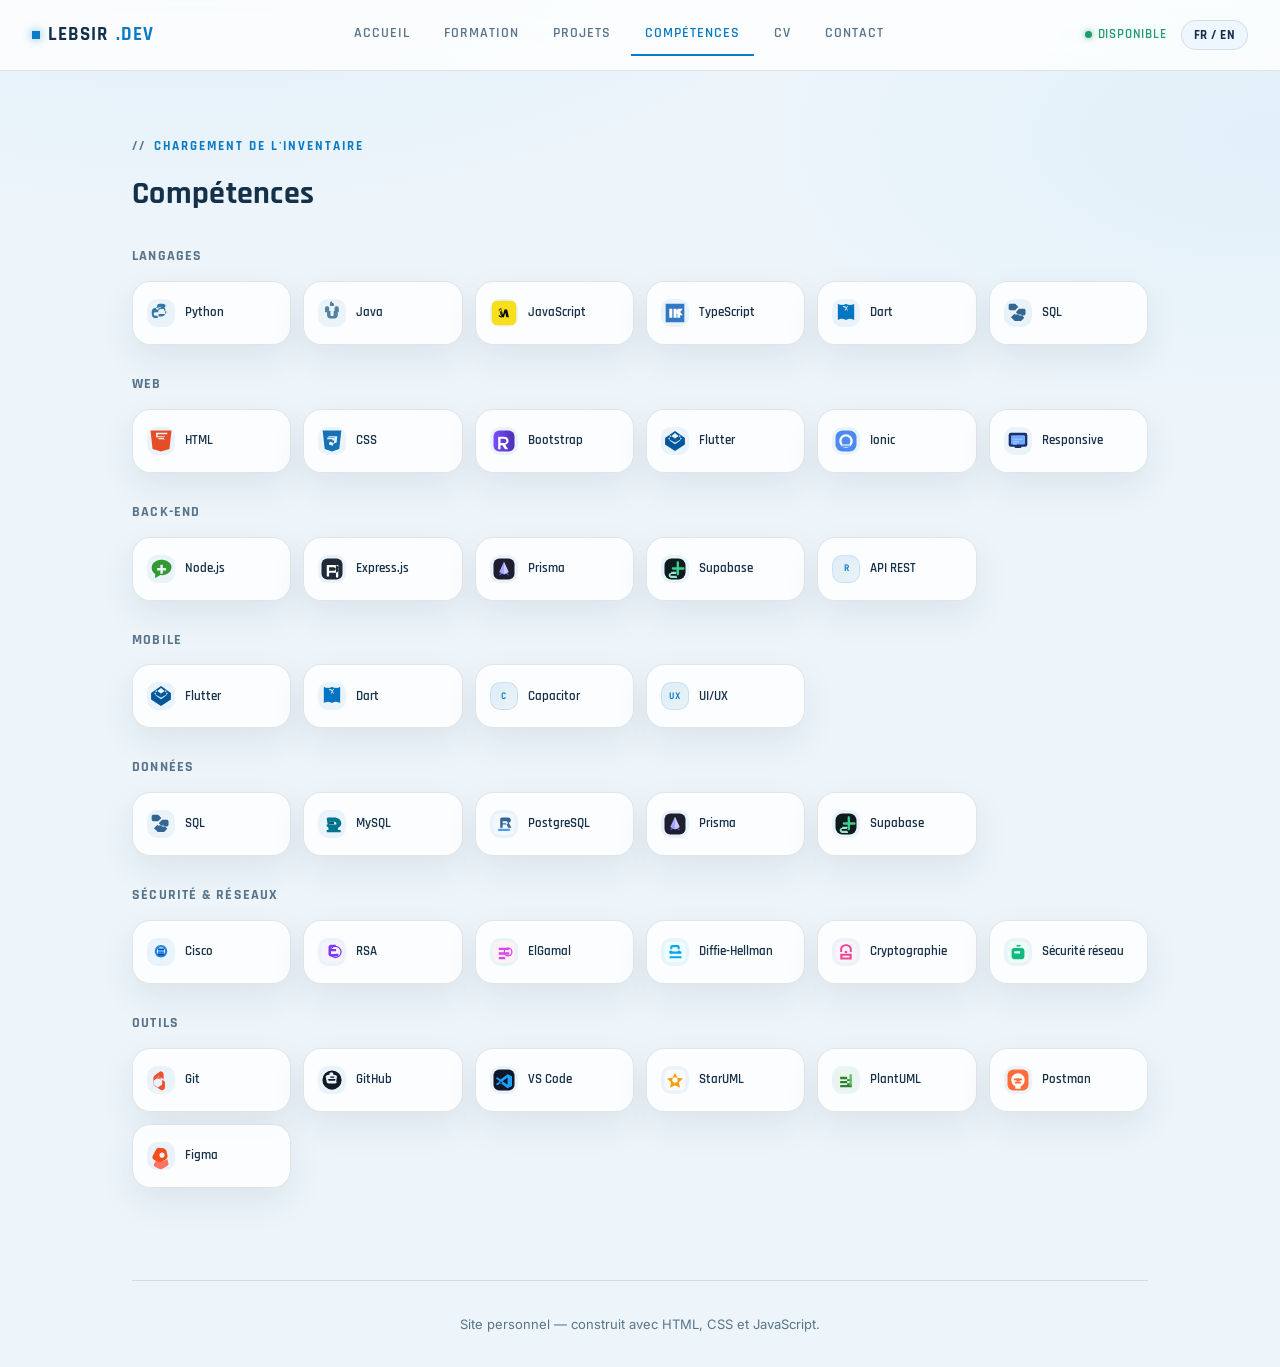
<file: skills.html>
<!DOCTYPE html>
<html lang="fr">
<head>
<meta charset="UTF-8">
<meta name="viewport" content="width=device-width, initial-scale=1.0">
<title>Compétences — Lebsir Mohamed Ali</title>
<link rel="preconnect" href="https://fonts.googleapis.com">
<link href="https://fonts.googleapis.com/css2?family=Rajdhani:wght@600;700&family=Inter:wght@400;500;600&family=JetBrains+Mono:wght@400;500&display=swap" rel="stylesheet">
<link rel="stylesheet" href="assets/style.css">
<link rel="icon" type="image/svg+xml" href="assets/favicon.svg">
<link rel="shortcut icon" href="assets/favicon.svg">
</head>
<body>

<div class="topbar">
  <a class="logo" href="index.html"><span class="dot"></span>LEBSIR<span>.DEV</span></a>
  <button class="nav-toggle">MENU</button>
  <nav class="navlinks">
    <a class="navlink" href="index.html" data-i18n="nav_home">nav_home</a>
      <a class="navlink" href="education.html" data-i18n="nav_education">nav_education</a>
      <a class="navlink" href="projects.html" data-i18n="nav_projects">nav_projects</a>
      <a class="navlink" href="skills.html" data-i18n="nav_skills">nav_skills</a>
      <a class="navlink" href="cv.html" data-i18n="nav_cv">nav_cv</a>
      <a class="navlink" href="contact.html" data-i18n="nav_contact">nav_contact</a>
  </nav>
  <div class="topbar-right">
    <div class="status-chip"><span class="ping"></span><span data-i18n="status_label">Disponible</span></div>
    <button class="lang-toggle" id="langToggle">FR / EN</button>
  </div>
</div>

<main>
  <section id="skills">
    <div class="eyebrow" data-i18n="skills_label">Chargement de l'inventaire</div>
    <h2 data-i18n="skills_title">Compétences</h2>

    <div class="inv-category">
      <div class="inv-cat-label" data-i18n="cat_lang">Langages</div>
      <div class="inv-grid">
        <div class="inv-slot skill-card">
          <div class="skill-logo" aria-hidden="true">
            <svg viewBox="0 0 48 48" role="img" aria-label="Python"><path fill="#3776AB" d="M24 8c-7.2 0-6.7 3.1-6.7 3.1v3.2h6.8v1H14.2C9.7 15.3 8 18.6 8 24c0 5.4 1.8 8.7 6.2 8.7h4.1v-3.9h-3.9c-2.7 0-2.9-1.8-2.9-2.9 0-1.1.2-3 2.9-3h5V24c0-3.8-.6-6.7 6.7-6.7h3.8v-3.1C34.2 11.2 31.8 8 24 8zm-6.2 5.5c1.3 0 2.4 1.1 2.4 2.4 0 1.3-1.1 2.4-2.4 2.4-1.3 0-2.4-1.1-2.4-2.4 0-1.3 1.1-2.4 2.4-2.4zm12.5 2.4h-1.1v3.9h1.1c2.7 0 2.9 1.8 2.9 2.9 0 1.1-.2 3-2.9 3H19.9v4.1h5.5c4.5 0 6.2-3.3 6.2-8.7 0-5.4-1.7-8.7-6.2-8.7z"/></svg>
          </div>
          <span class="skill-name">Python</span>
        </div>

        <div class="inv-slot skill-card">
          <div class="skill-logo" aria-hidden="true">
            <svg viewBox="0 0 48 48"><path fill="#5382A1" d="M24 4c-1.9 0-3.5 1.6-3.5 3.5v4.5h7V10c0-1.9-1.6-3.5-3.5-3.5zm-8.2 7.9c-2.1 0-3.8 1.7-3.8 3.8v7.1h7.2v-7.1c0-2.1-1.7-3.8-3.8-3.8zm16.4 0c-2.1 0-3.8 1.7-3.8 3.8v7.1h7.2v-7.1c0-2.1-1.7-3.8-3.8-3.8zm-16.7 8.5v7.5c0 3 2.5 5.5 5.5 5.5h7.4c3 0 5.5-2.5 5.5-5.5v-7.5h-7.1v6.8c0 1.2-.9 2.1-2.1 2.1h-1.2c-1.2 0-2.1-.9-2.1-2.1v-6.8h-5.9z"/></svg>
          </div>
          <span class="skill-name">Java</span>
        </div>

        <div class="inv-slot skill-card skill-js">
          <div class="skill-logo" aria-hidden="true">
            <svg viewBox="0 0 64 64"><rect x="4" y="4" width="56" height="56" rx="12" fill="#F7DF1E"/><path d="M26 42.8l-5.8-2.8v-3.4l5.4 2.6v-9.9l-5.4-2.5v-3.5l5.8-2.8v22.3zm12.3-18.9h-5.3l-3.3 12.5-3.2-12.5h-5.3L26 41.6h5.9l2.7-10.1 2.9 10.1h5.8l-4.1-17.7z" fill="#0B0B0B"/></svg>
          </div>
          <span class="skill-name">JavaScript</span>
        </div>

        <div class="inv-slot skill-card skill-ts">
          <div class="skill-logo" aria-hidden="true">
            <svg viewBox="0 0 48 48"><path fill="#3178C6" d="M8 8h32v32H8z"/><path fill="#fff" d="M21.5 16.5h5.2v15.8h-5.2zm-7.3 0h5.2v15.8h-5.2zm14.8 0h8.3l-4.4 5.6 4.4 5.9h-8.3l-3.8-5.7zm-1.3 11.2h5.1v4.6h-5.1z"/></svg>
          </div>
          <span class="skill-name">TypeScript</span>
        </div>

        <div class="inv-slot skill-card">
          <div class="skill-logo" aria-hidden="true">
            <svg viewBox="0 0 48 48"><path fill="#0175C2" d="M10 8c0 0 3.2 2.2 7.2 2.2S24 8 24 8s3.2 2.2 7.2 2.2S38 8 38 8v28.2c0 0-3.2-2.2-7.2-2.2S24 36.2 24 36.2s-3.2-2.2-7.2-2.2S10 36.2 10 36.2V8zm13.9 3.8h-1.4v1.2h-.8V12h-.8v1.2h-.8V12h-1.4v1.6h1.4v1.6h.8v-1.6h.8v1.6h.8v-1.6h1.4v-1.6zm3.6 0h-1.5l-1.6 2.7-1.6-2.7h-1.5l2.5 4-2.5 4h1.5l1.6-2.7 1.6 2.7h1.5l-2.5-4 2.5-4z"/></svg>
          </div>
          <span class="skill-name">Dart</span>
        </div>

        <div class="inv-slot skill-card">
          <div class="skill-logo" aria-hidden="true">
            <svg viewBox="0 0 48 48"><path fill="#336791" d="M8 10.8c0-1.6 1.3-2.8 2.8-2.8h8.3l5.6 5.6-5.6 5.6H10.8c-1.6 0-2.8-1.3-2.8-2.8v-5.6zm10.5 15.9h10.7l5.6 5.6-5.6 5.6H18.5l-6.6-6.6 6.6-6.6zm15.6-9.8h-8.3l-5.6 5.6 5.6 5.6h8.3c1.6 0 2.8-1.3 2.8-2.8v-5.6c0-1.6-1.2-2.8-2.8-2.8z"/></svg>
          </div>
          <span class="skill-name">SQL</span>
        </div>
      </div>
    </div>

    <div class="inv-category">
      <div class="inv-cat-label" data-i18n="cat_web">Web</div>
      <div class="inv-grid">
        <div class="inv-slot skill-card skill-html">
          <div class="skill-logo" aria-hidden="true">
            <svg viewBox="0 0 48 48"><path fill="#E44D26" d="M6 6l3.5 31.5L24 42l14.5-4.5L42 6zm10.9 11h13.7l-.4 4.2h-12.9l.4 4.4 5.4 1.5 5.4-1.5.7-7.2H16l-.8-8.4h19.6l-.2 2.5H18.2l.2 3.2h12.3l-.5 6.2-5.1 1.4-5.1-1.4-.4-3.7H17z"/></svg>
          </div>
          <span class="skill-name">HTML</span>
        </div>

        <div class="inv-slot skill-card skill-css">
          <div class="skill-logo" aria-hidden="true">
            <svg viewBox="0 0 48 48"><path fill="#1572B6" d="M8 6l3.5 31.5L24 42l12.5-4.5L40 6zm17.6 26.2-6.9-2.2 1.1-4.9h4.9v-4h-9l.3-2.9h12.7l-.5 5.1h-7.2l-.2 2.1 6.5 2.1 1.1-8.7H18l-.3-3.1h15.4l-.8 7.2-.4 3.8-5.7 1.8z"/></svg>
          </div>
          <span class="skill-name">CSS</span>
        </div>

        <div class="inv-slot skill-card">
          <div class="skill-logo" aria-hidden="true">
            <svg viewBox="0 0 48 48" role="img" aria-label="Bootstrap"><defs><linearGradient id="bootGrad" x1="0" x2="1"><stop offset="0%" stop-color="#7A4DFF"/><stop offset="100%" stop-color="#4D2FB3"/></linearGradient></defs><rect x="6" y="6" width="36" height="36" rx="10" fill="url(#bootGrad)"/><path fill="#fff" d="M14 16.5h9.5c5 0 8.3 2.7 8.3 7.2 0 3.5-2.2 5.9-5.8 6.7l5.1 7.8h-5.4l-4.5-7.1H18v7.1h-4zm4 3.8v7.3h5.4c2.9 0 4.7-1.3 4.7-3.7 0-2.2-1.8-3.6-4.7-3.6z"/></svg>
          </div>
          <span class="skill-name">Bootstrap</span>
        </div>

        <div class="inv-slot skill-card">
          <div class="skill-logo" aria-hidden="true">
            <svg viewBox="0 0 48 48"><path fill="#02569B" d="M7 18.8 24 7l17 11.8v11.2L24 41 7 30V18.8zm17-8.5L12.1 20 24 27.1 35.9 20 24 10.3zm-9 12.9 8.9 6.2v-9.6l-8.9-6.2v9.6zm18 0v-9.6l-8.9 6.2v9.6l8.9-6.2z"/></svg>
          </div>
          <span class="skill-name">Flutter</span>
        </div>

        <div class="inv-slot skill-card">
          <div class="skill-logo" aria-hidden="true">
            <svg viewBox="0 0 48 48" role="img" aria-label="Ionic"><rect x="6" y="6" width="36" height="36" rx="12" fill="#4D8AF0"/><path fill="#fff" d="M24 12.5c-6.3 0-11.5 5.2-11.5 11.5S17.7 35.5 24 35.5 35.5 30.3 35.5 24 30.3 12.5 24 12.5zm0 3.8c4.2 0 7.7 3.4 7.7 7.7 0 4.3-3.5 7.8-7.7 7.8s-7.7-3.5-7.7-7.8c0-4.3 3.5-7.7 7.7-7.7zm-6.2 14.3h12.4v3.5H17.8z"/><path fill="#A9D1FF" d="M17.8 29.3h12.4v3.5H17.8z"/></svg>
          </div>
          <span class="skill-name">Ionic</span>
        </div>

        <div class="inv-slot skill-card">
          <div class="skill-logo" aria-hidden="true">
            <svg viewBox="0 0 48 48" role="img" aria-label="Responsive"><rect x="8" y="10" width="32" height="24" rx="4" fill="#1B2F6B"/><rect x="12" y="14" width="24" height="16" rx="2" fill="#6EA8FF"/><rect x="18" y="32" width="12" height="4" rx="2" fill="#1B2F6B"/><path fill="#A8C8FF" d="M16 20h16v2H16zm0 4h10v2H16zm0 4h6v2h-6z"/></svg>
          </div>
          <span class="skill-name">Responsive</span>
        </div>
      </div>
    </div>

    <div class="inv-category">
      <div class="inv-cat-label" data-i18n="cat_backend">Back-end</div>
      <div class="inv-grid">
        <div class="inv-slot skill-card">
          <div class="skill-logo" aria-hidden="true">
            <svg viewBox="0 0 48 48"><path fill="#339933" d="M24 8c-8.8 0-16 6.2-16 14.1 0 4.1 2.3 7.8 6 10.5v7.1l8.7-5.4c1 .1 2 .2 3.3.2 8.8 0 16-6.2 16-14.1S32.8 8 24 8zm-1.1 18.4h-5.6v-4.2h5.6v-5.4h4.2v5.4h5.6v4.2h-5.6v5.7h-4.2v-5.7z"/></svg>
          </div>
          <span class="skill-name">Node.js</span>
        </div>

        <div class="inv-slot skill-card">
          <div class="skill-logo" aria-hidden="true">
            <svg viewBox="0 0 48 48" role="img" aria-label="Express.js"><rect x="6" y="6" width="36" height="36" rx="10" fill="#1F2937"/><path fill="#fff" d="M15 17h12.8c4.7 0 7.7 2.7 7.7 6.8 0 4.2-3.1 6.8-7.8 6.8H19v6.4h-4zm4 3.8v6.2h7.2c2.7 0 4.2-1.2 4.2-3.1 0-1.8-1.5-3.1-4.1-3.1zm11.8 17.8h4V17h-4z"/></svg>
          </div>
          <span class="skill-name">Express.js</span>
        </div>

        <div class="inv-slot skill-card">
          <div class="skill-logo" aria-hidden="true">
            <svg viewBox="0 0 48 48" role="img" aria-label="Prisma"><rect x="6" y="6" width="36" height="36" rx="10" fill="#1E1E2E"/><path fill="#6A67F1" d="M24 11.5 15.8 35l8.2-4.5 8.2 4.5zm0 2.7 6.9 18.1-6.9-3.8-6.9 3.8z"/><path fill="#A5A6FF" d="M24 11.5v22.1l-8.2-4.5z"/><path fill="#C8C9FF" d="M24 11.5v22.1l8.2-4.5z"/></svg>
          </div>
          <span class="skill-name">Prisma</span>
        </div>

        <div class="inv-slot skill-card">
          <div class="skill-logo" aria-hidden="true">
            <svg viewBox="0 0 48 48" role="img" aria-label="Supabase"><rect x="6" y="6" width="36" height="36" rx="12" fill="#0D1A1E"/><path fill="#3ECF8E" d="M28.8 10.5c-1.1 0-2 .8-2 1.9v8.8h-6.4c-1.1 0-2 .9-2 2.1 0 1.1.9 2 2 2h6.4v7.7c0 1.1.9 1.9 2 1.9s2-.8 2-1.9v-7.7h7.5c1.1 0 2-.9 2-2.1 0-1.1-.9-2-2-2h-7.5v-8.8c0-1.1-.9-1.9-2-1.9z"/><path fill="#9AE6C9" d="M17.6 30.3c-2.5 0-4.5 2-4.5 4.5 0 2.5 2 4.5 4.5 4.5h10.3l-1.6-3.8H17.6c-.9 0-1.5-.6-1.5-1.5 0-.9.6-1.5 1.5-1.5h7.8l1.6-3.8h-9.4z"/></svg>
          </div>
          <span class="skill-name">Supabase</span>
        </div>

        <div class="inv-slot skill-card">
          <div class="skill-logo initials" aria-hidden="true">R</div>
          <span class="skill-name">API REST</span>
        </div>
      </div>
    </div>

    <div class="inv-category">
      <div class="inv-cat-label" data-i18n="cat_mobile">Mobile</div>
      <div class="inv-grid">
        <div class="inv-slot skill-card">
          <div class="skill-logo" aria-hidden="true">
            <svg viewBox="0 0 48 48"><path fill="#02569B" d="M7 18.8 24 7l17 11.8v11.2L24 41 7 30V18.8zm17-8.5L12.1 20 24 27.1 35.9 20 24 10.3zm-9 12.9 8.9 6.2v-9.6l-8.9-6.2v9.6zm18 0v-9.6l-8.9 6.2v9.6l8.9-6.2z"/></svg>
          </div>
          <span class="skill-name">Flutter</span>
        </div>

        <div class="inv-slot skill-card">
          <div class="skill-logo" aria-hidden="true">
            <svg viewBox="0 0 48 48"><path fill="#0175C2" d="M10 8c0 0 3.2 2.2 7.2 2.2S24 8 24 8s3.2 2.2 7.2 2.2S38 8 38 8v28.2c0 0-3.2-2.2-7.2-2.2S24 36.2 24 36.2s-3.2-2.2-7.2-2.2S10 36.2 10 36.2V8zm13.9 3.8h-1.4v1.2h-.8V12h-.8v1.2h-.8V12h-1.4v1.6h1.4v1.6h.8v-1.6h.8v1.6h.8v-1.6h1.4v-1.6zm3.6 0h-1.5l-1.6 2.7-1.6-2.7h-1.5l2.5 4-2.5 4h1.5l1.6-2.7 1.6 2.7h1.5l-2.5-4 2.5-4z"/></svg>
          </div>
          <span class="skill-name">Dart</span>
        </div>

        <div class="inv-slot skill-card">
          <div class="skill-logo initials" aria-hidden="true">C</div>
          <span class="skill-name">Capacitor</span>
        </div>

        <div class="inv-slot skill-card">
          <div class="skill-logo initials" aria-hidden="true">UX</div>
          <span class="skill-name">UI/UX</span>
        </div>
      </div>
    </div>

    <div class="inv-category">
      <div class="inv-cat-label" data-i18n="cat_data">Données</div>
      <div class="inv-grid">
        <div class="inv-slot skill-card">
          <div class="skill-logo" aria-hidden="true">
            <svg viewBox="0 0 48 48"><path fill="#336791" d="M8 10.8c0-1.6 1.3-2.8 2.8-2.8h8.3l5.6 5.6-5.6 5.6H10.8c-1.6 0-2.8-1.3-2.8-2.8v-5.6zm10.5 15.9h10.7l5.6 5.6-5.6 5.6H18.5l-6.6-6.6 6.6-6.6zm15.6-9.8h-8.3l-5.6 5.6 5.6 5.6h8.3c1.6 0 2.8-1.3 2.8-2.8v-5.6c0-1.6-1.2-2.8-2.8-2.8z"/></svg>
          </div>
          <span class="skill-name">SQL</span>
        </div>

        <div class="inv-slot skill-card">
          <div class="skill-logo" aria-hidden="true">
            <svg viewBox="0 0 48 48" role="img" aria-label="MySQL"><rect x="6" y="6" width="36" height="36" rx="10" fill="#E8F4FF"/><path fill="#00758F" d="M15 15.5c0-1.5 1.2-2.7 2.7-2.7h9.8c6.7 0 12.5 4 12.5 10 0 5.5-4.7 9.1-12.5 9.1h-4.6v5.5h-4.1zm4.1 3.8v9.2h5c4.7 0 7.6-1.8 7.6-4.6 0-2.8-2.9-4.6-7.6-4.6zm15 14.9h4.8v3.8H15v-3.8h4.8v-5.5h-4.8v-3.8h19.3z"/><path fill="#005F7A" d="M19.1 19.3h5.3c2.2 0 3.5 1 3.5 2.5 0 1.6-1.3 2.7-3.5 2.7h-5.3z"/></svg>
          </div>
          <span class="skill-name">MySQL</span>
        </div>

        <div class="inv-slot skill-card">
          <div class="skill-logo" aria-hidden="true">
            <svg viewBox="0 0 48 48" role="img" aria-label="PostgreSQL"><rect x="6" y="6" width="36" height="36" rx="10" fill="#F3F7FF"/><path fill="#336791" d="M17.5 15.8c0-1.5 1.2-2.8 2.8-2.8h10.4c2.8 0 5.1 1.9 5.1 4.3 0 2.2-1.4 3.9-3.6 4.5l4.4 8.5h-5.3l-3.9-7.7h-5.7v7.7h-4.2zm4.2 3.6v5.4h5.8c1.7 0 2.9-1 2.9-2.7 0-1.7-1.2-2.7-2.9-2.7z"/><path fill="#4C9EEB" d="M14 32.2h20v3.6H14z"/></svg>
          </div>
          <span class="skill-name">PostgreSQL</span>
        </div>

        <div class="inv-slot skill-card">
          <div class="skill-logo" aria-hidden="true">
            <svg viewBox="0 0 48 48" role="img" aria-label="Prisma"><rect x="6" y="6" width="36" height="36" rx="10" fill="#1E1E2E"/><path fill="#6A67F1" d="M24 11.5 15.8 35l8.2-4.5 8.2 4.5zm0 2.7 6.9 18.1-6.9-3.8-6.9 3.8z"/><path fill="#A5A6FF" d="M24 11.5v22.1l-8.2-4.5z"/><path fill="#C8C9FF" d="M24 11.5v22.1l8.2-4.5z"/></svg>
          </div>
          <span class="skill-name">Prisma</span>
        </div>

        <div class="inv-slot skill-card">
          <div class="skill-logo" aria-hidden="true">
            <svg viewBox="0 0 48 48" role="img" aria-label="Supabase"><rect x="6" y="6" width="36" height="36" rx="12" fill="#0D1A1E"/><path fill="#3ECF8E" d="M28.8 10.5c-1.1 0-2 .8-2 1.9v8.8h-6.4c-1.1 0-2 .9-2 2.1 0 1.1.9 2 2 2h6.4v7.7c0 1.1.9 1.9 2 1.9s2-.8 2-1.9v-7.7h7.5c1.1 0 2-.9 2-2.1 0-1.1-.9-2-2-2h-7.5v-8.8c0-1.1-.9-1.9-2-1.9z"/><path fill="#9AE6C9" d="M17.6 30.3c-2.5 0-4.5 2-4.5 4.5 0 2.5 2 4.5 4.5 4.5h10.3l-1.6-3.8H17.6c-.9 0-1.5-.6-1.5-1.5 0-.9.6-1.5 1.5-1.5h7.8l1.6-3.8h-9.4z"/></svg>
          </div>
          <span class="skill-name">Supabase</span>
        </div>
      </div>
    </div>

    <div class="inv-category">
      <div class="inv-cat-label" data-i18n="cat_security">Sécurité & Réseaux</div>
      <div class="inv-grid">
        <div class="inv-slot skill-card">
          <div class="skill-logo" aria-hidden="true">
            <svg viewBox="0 0 48 48" role="img" aria-label="Cisco"><rect x="6" y="6" width="36" height="36" rx="10" fill="#EAF4FF"/><path fill="#1E88E5" d="M24 12c-5.9 0-10.7 4.8-10.7 10.7S18.1 33.4 24 33.4c5.9 0 10.7-4.8 10.7-10.7S29.9 12 24 12zm0 3.7c3.9 0 7 3.1 7 7 0 3.8-3.1 7-7 7s-7-3.2-7-7c0-3.9 3.1-7 7-7zm-5.2 7.2h10.4v3.5H18.8z"/><path fill="#0B4CA2" d="M18.8 17.8h10.4v3.5H18.8zm0 8.8h10.4v3.5H18.8z"/></svg>
          </div>
          <span class="skill-name">Cisco</span>
        </div>

        <div class="inv-slot skill-card">
          <div class="skill-logo" aria-hidden="true">
            <svg viewBox="0 0 48 48" role="img" aria-label="RSA"><rect x="6" y="6" width="36" height="36" rx="10" fill="#F5F3FF"/><path fill="#7C3AED" d="M18 15.5c0-2.2 1.8-4 4-4h8.6v4h-8.4v3.5h8.8v3.8h-8.8v4.7h8.4v4h-8.6c-2.2 0-4-1.8-4-4zm11.5 11.7h5.5v4h-5.5z"/><circle cx="30" cy="24" r="9.5" fill="none" stroke="#7C3AED" stroke-width="2.2"/></svg>
          </div>
          <span class="skill-name">RSA</span>
        </div>

        <div class="inv-slot skill-card">
          <div class="skill-logo" aria-hidden="true">
            <svg viewBox="0 0 48 48" role="img" aria-label="ElGamal"><rect x="6" y="6" width="36" height="36" rx="10" fill="#FFF1F1"/><path fill="#D946EF" d="M15 16.5h18v4H15zm0 8h18v4H15zm0 8h11v4H15z"/><circle cx="31" cy="24" r="6.5" fill="none" stroke="#D946EF" stroke-width="2.2"/></svg>
          </div>
          <span class="skill-name">ElGamal</span>
        </div>

        <div class="inv-slot skill-card">
          <div class="skill-logo" aria-hidden="true">
            <svg viewBox="0 0 48 48" role="img" aria-label="Diffie-Hellman"><rect x="6" y="6" width="36" height="36" rx="10" fill="#ECFEFF"/><path fill="#0EA5E9" d="M16 15.5c0-1.9 1.5-3.4 3.4-3.4h9.2c1.9 0 3.4 1.5 3.4 3.4v3.8h-3.5v-3.3h-9.1v3.3h-3.4zm-1.1 7.8h20.2v3.6H14.9zm0 8h20.2v3.6H14.9z"/><circle cx="17" cy="24" r="2.7" fill="#0EA5E9"/><circle cx="31" cy="24" r="2.7" fill="#0EA5E9"/></svg>
          </div>
          <span class="skill-name">Diffie-Hellman</span>
        </div>

        <div class="inv-slot skill-card">
          <div class="skill-logo" aria-hidden="true">
            <svg viewBox="0 0 48 48" role="img" aria-label="Cryptographie"><rect x="6" y="6" width="36" height="36" rx="10" fill="#FDF2F8"/><path fill="#EC4899" d="M24 10.5c-5.5 0-10 3.9-10 8.8v4.6h3.4v-4.6c0-3.1 3.1-5.5 6.6-5.5s6.6 2.4 6.6 5.5v4.6h3.4v-4.6c0-4.9-4.5-8.8-10-8.8zm-9.8 16.4h19.6v10.1H14.2zm3.9 3.5v3.1h11.8v-3.1z"/><circle cx="24" cy="24" r="2.3" fill="#EC4899"/></svg>
          </div>
          <span class="skill-name">Cryptographie</span>
        </div>

        <div class="inv-slot skill-card">
          <div class="skill-logo" aria-hidden="true">
            <svg viewBox="0 0 48 48" role="img" aria-label="Sécurité réseau"><rect x="6" y="6" width="36" height="36" rx="10" fill="#ECFDF5"/><path fill="#10B981" d="M13 21.8c0-2.5 1.9-4.5 4.3-4.5h13.4c2.4 0 4.3 2 4.3 4.5v10c0 2.5-1.9 4.5-4.3 4.5H17.3c-2.4 0-4.3-2-4.3-4.5zm8.5-7.4V12h6.8v2.4h-6.8zm6.2 8.5h-10v3.5h10zm-10 6.9h10v3.5h-10z"/><circle cx="31" cy="21" r="2.3" fill="#10B981"/></svg>
          </div>
          <span class="skill-name">Sécurité réseau</span>
        </div>
      </div>
    </div>

    <div class="inv-category">
      <div class="inv-cat-label" data-i18n="cat_tools">Outils</div>
      <div class="inv-grid">
        <div class="inv-slot skill-card">
          <div class="skill-logo" aria-hidden="true">
            <svg viewBox="0 0 48 48"><path fill="#F05032" d="M25.8 8.5c-1.3 0-2.5.4-3.5 1.1l-9.2 6.6c-1.4 1-2.2 2.7-2.2 4.5v8.8c0 1.7.8 3.3 2.2 4.4l9.2 6.5c1 .7 2.2 1.1 3.5 1.1 2.8 0 5-2.2 5-5v-9.3l-4.9-3.6v8.1l-7.1 5.1-7.2-5.1v-7l9.7-6.9 7.2 5.1v-8.3c0-2.8-2.2-5-5-5zm-5.2 12.7l-2.7 1.9v-3.7l2.7-1.8 2.7 1.8v3.7l-2.7-1.9z"/></svg>
          </div>
          <span class="skill-name">Git</span>
        </div>

        <div class="inv-slot skill-card">
          <div class="skill-logo" aria-hidden="true">
            <svg viewBox="0 0 48 48"><path fill="#111827" d="M24 7.5A16.5 16.5 0 1 0 40.5 24 16.5 16.5 0 0 0 24 7.5zm8.4 19.6c-.3 1.6-1.6 2.7-3.3 2.7H18.2c-1.8 0-3.1-1.1-3.3-2.7l-1.6-8.2c-.2-1.4.6-2.8 2-3.1l4.6-1.1v-2.2c0-.8.6-1.4 1.4-1.4h3.2c.8 0 1.4.6 1.4 1.4v2.2l4.6 1.1c1.4.3 2.2 1.7 2 3.1l-1.5 8.2zm-11.5-8.9h7.1l-.3 1.8h-6.5zm9.3 5.1c0 1-.8 1.8-1.8 1.8h-9.4c-1 0-1.8-.8-1.8-1.8V24c0-1 .8-1.8 1.8-1.8h9.4c1 0 1.8.8 1.8 1.8v.3z"/></svg>
          </div>
          <span class="skill-name">GitHub</span>
        </div>

        <div class="inv-slot skill-card">
          <div class="skill-logo" aria-hidden="true">
            <svg viewBox="0 0 48 48" role="img" aria-label="VS Code"><rect x="6" y="6" width="36" height="36" rx="10" fill="#0F172A"/><path fill="#1EA0FF" d="M30.1 14 17.9 23l-5.1-3.8-2.9 1.6 6.8 5.2-6.8 5.2 2.9 1.6 5.1-3.8 12.2 9.1 7.6-3.7V17.7zm0 5.7v12.6l-8.7-6.3zm-12.3 6.3 3.6 2.7-3.6 2.7z"/></svg>
          </div>
          <span class="skill-name">VS Code</span>
        </div>

        <div class="inv-slot skill-card">
          <div class="skill-logo" aria-hidden="true">
            <svg viewBox="0 0 48 48" role="img" aria-label="StarUML"><rect x="6" y="6" width="36" height="36" rx="10" fill="#F8FAFC"/><path fill="#F59E0B" d="M24 11.5l4.2 8.5 9.4 1.4-6.8 6.6 1.6 9.4-8.4-4.4-8.4 4.4 1.6-9.4-6.8-6.6 9.4-1.4z"/><circle cx="24" cy="24" r="4.6" fill="#fff"/></svg>
          </div>
          <span class="skill-name">StarUML</span>
        </div>

        <div class="inv-slot skill-card">
          <div class="skill-logo" aria-hidden="true">
            <svg viewBox="0 0 48 48" role="img" aria-label="PlantUML"><rect x="6" y="6" width="36" height="36" rx="10" fill="#E8F5E9"/><path fill="#2E7D32" d="M14 18.5h20v4H14zm0 7h20v4H14zm0 7h12v4H14zm20-14h-8v18h8z"/><path fill="#66BB6A" d="M30 14h4v20h-4z"/></svg>
          </div>
          <span class="skill-name">PlantUML</span>
        </div>

        <div class="inv-slot skill-card">
          <div class="skill-logo" aria-hidden="true">
            <svg viewBox="0 0 48 48" role="img" aria-label="Postman"><rect x="6" y="6" width="36" height="36" rx="10" fill="#FF6C37"/><path fill="#fff" d="M24 12.5c-6.4 0-11.5 5.2-11.5 11.5 0 4.7 2.8 8.8 6.9 10.6v4.4h9.2v-4.4c4.1-1.8 6.9-5.9 6.9-10.6 0-6.3-5.1-11.5-11.5-11.5zm-7.1 9.1h14.2v2.9H16.9zm1.8 5.3h10.6v2.9H18.7z"/><circle cx="24" cy="24" r="3.2" fill="#FF6C37"/></svg>
          </div>
          <span class="skill-name">Postman</span>
        </div>

        <div class="inv-slot skill-card">
          <div class="skill-logo" aria-hidden="true">
            <svg viewBox="0 0 48 48"><path fill="#F24E1E" d="M21.5 9.5c-2.4 0-4.6 1.3-5.8 3.2l-5.8 10.9c-1.4 2.5-.5 5.6 2 7l7 4.1c1.7 1 3.8 1 5.5-.1l8.1-5.2c2.1-1.3 3.2-3.8 2.6-6.3l-1.7-7.1c-.8-3.4-3.9-5.8-7.4-5.8h-5.5zm4.3 8.6c2.5 0 4.5 2 4.5 4.5s-2 4.5-4.5 4.5-4.5-2-4.5-4.5 2-4.5 4.5-4.5z"/><path fill="#FF7262" d="M18.3 31.6c-1.8 0-3.5 1-4.4 2.6l-1.8 3.5c-.9 1.7-.1 3.8 1.7 4.6l7.7 3.9c1.6.8 3.5.7 5-.2l8-4.8c1.7-1 2.6-2.9 2.2-4.8l-1.7-7-8.8 4.1c-1.5.7-3.2.9-4.9.8l-4.1-.7z"/></svg>
          </div>
          <span class="skill-name">Figma</span>
        </div>
      </div>
    </div>

  </section>
</main>

<footer data-i18n="footer_note">Site personnel — construit avec HTML, CSS et JavaScript.</footer>

<script src="assets/app.js"></script>
</body>
</html>
</file>
<file: assets/style.css>
:root{
  --bg: #edf5fb;
  --bg-alt: #f7fbff;
  --panel: rgba(255, 255, 255, 0.9);
  --panel-2: #eef6ff;
  --border: rgba(21, 49, 74, 0.12);
  --border-strong: rgba(15, 97, 146, 0.22);
  --text: #15314a;
  --muted: #58748b;
  --accent: #0a7bc4;
  --accent-dim: #79b9ef;
  --accent-2: #1f9ad6;
  --gold: #d9921f;
  --green: #1a9d6a;
}
*{box-sizing:border-box; margin:0; padding:0;}
html{scroll-behavior:smooth;}
body{
  background:
    radial-gradient(1200px 600px at 15% -10%, rgba(10,123,196,.08), transparent 60%),
    radial-gradient(1000px 500px at 100% 10%, rgba(31,154,214,.06), transparent 55%),
    var(--bg);
  color:var(--text);
  font-family:'Inter', sans-serif;
  font-size:16px;
  line-height:1.7;
}
h1,h2,h3,.hud-font{font-family:'Rajdhani', sans-serif; font-weight:700; letter-spacing:.3px; color:var(--text);}
.mono{font-family:'JetBrains Mono', monospace;}
::selection{background:rgba(10,123,196,.18); color:var(--text);}
a{color:var(--accent); text-decoration:none;}
:focus-visible{outline:2px solid var(--accent); outline-offset:2px;}

.section-panel,
.about-card,
.menu-tile,
.interest-card,
.quest-card,
.save-card,
.friend-card,
.ach-card,
.inv-slot {
  border-radius: 26px 26px 30px 30px / 18px 18px 24px 24px;
  border: 1px solid var(--border);
  box-shadow: 0 14px 35px rgba(15, 43, 67, 0.08);
}

.hud{position:relative; border:1px solid var(--border); border-radius:28px; background:rgba(255,255,255,.35);}
.hud::before, .hud::after{
  content:""; position:absolute; width:16px; height:16px;
  border-color:var(--accent); border-style:solid; opacity:.8;
}
.hud::before{top:-1px; left:-1px; border-width:2px 0 0 2px; border-radius:8px 0 0 0;}
.hud::after{bottom:-1px; right:-1px; border-width:0 2px 2px 0; border-radius:0 0 8px 0;}

.topbar{
  position:sticky; top:0; z-index:100;
  background:rgba(255,255,255,.8);
  backdrop-filter:blur(12px);
  border-bottom:1px solid var(--border);
  display:flex; align-items:center; justify-content:space-between;
  padding:14px 32px;
  gap:20px;
}
.logo{font-family:'Rajdhani', sans-serif; font-weight:700; font-size:19px; letter-spacing:1px; color:var(--text); display:flex; align-items:center; gap:8px;}
.logo .dot{width:8px; height:8px; background:var(--accent); box-shadow:0 0 8px rgba(10,123,196,.6); flex-shrink:0;}
.logo span{color:var(--accent);}
.navlinks{display:flex; gap:6px; flex-wrap:wrap;}
.navlink{
  font-family:'Rajdhani', sans-serif; font-weight:600; font-size:14px;
  text-transform:uppercase; letter-spacing:1px;
  color:var(--muted); padding:8px 14px; position:relative;
  border-bottom:2px solid transparent;
}
.navlink:hover{color:var(--text); text-decoration:none;}
.navlink.active{color:var(--accent); border-bottom:2px solid var(--accent);}
.topbar-right{display:flex; align-items:center; gap:14px;}
.status-chip{
  display:flex; align-items:center; gap:6px;
  font-family:'Rajdhani', sans-serif; font-weight:600; font-size:12.5px;
  text-transform:uppercase; letter-spacing:.8px; color:var(--green);
}
.status-chip .ping{width:7px; height:7px; border-radius:50%; background:var(--green); box-shadow:0 0 6px rgba(26,157,106,.7);}
.lang-toggle{
  background:var(--panel-2); border:1px solid var(--border); color:var(--text);
  font-family:'Rajdhani', sans-serif; font-weight:700; font-size:13px;
  padding:6px 12px; cursor:pointer; letter-spacing:.5px; border-radius:999px;
}
.lang-toggle:hover{border-color:var(--accent); color:var(--accent);}
.nav-toggle{display:none;}

main{max-width:1080px; margin:0 auto; padding:0 32px;}
section{padding:64px 0; border-bottom:1px solid var(--border);}
.eyebrow{
  font-family:'Rajdhani', sans-serif; font-weight:700; font-size:13px;
  text-transform:uppercase; letter-spacing:2px; color:var(--accent);
  margin-bottom:10px; display:flex; align-items:center; gap:8px;
}
.eyebrow::before{content:"//"; color:var(--muted);}
h2{font-size:clamp(24px,3.5vw,32px); margin-bottom:24px;}

.hero{
  display:grid; grid-template-columns:1.3fr 1fr; gap:36px; align-items:stretch;
  padding:56px 32px 28px; margin-top:18px; background:linear-gradient(180deg, rgba(255,255,255,.75), rgba(237,246,255,.9));
}
@media (max-width:820px){.hero{grid-template-columns:1fr;}}
.player-badge{
  display:inline-flex; align-items:center; gap:8px;
  background:rgba(10,123,196,.08); border:1px solid var(--border-strong);
  color:var(--accent); font-family:'Rajdhani', sans-serif; font-weight:700;
  font-size:12.5px; letter-spacing:1px; text-transform:uppercase;
  padding:5px 12px; margin-bottom:18px; border-radius:999px;
}
.hero-title{font-size:clamp(32px,5.5vw,52px); line-height:1.05; margin-bottom:10px; display:flex; flex-wrap:wrap; gap:0.18em;}
.hero-title .accent{color:var(--accent);}
.typewriter-text{display:inline-block; white-space:pre; min-width:0.25em;}
.typewriter-text .type-char{display:inline-block; opacity:0; transform:translateY(10px); animation:type-char .18s ease forwards;}
@keyframes type-char{to{opacity:1; transform:translateY(0);}}
.hero-role{font-family:'Rajdhani', sans-serif; font-weight:600; font-size:18px; color:var(--muted); text-transform:uppercase; letter-spacing:1px; margin-bottom:20px;}
.hero-bio{max-width:590px; color:#35506b; margin-bottom:24px; font-size:15.5px;}
.hero-metrics{display:flex; flex-wrap:wrap; gap:12px; margin-bottom:26px;}
.metric-pill{
  min-width:120px; padding:10px 14px; background:rgba(255,255,255,.75); border:1px solid var(--border);
  border-radius:18px; display:flex; flex-direction:column; gap:2px; box-shadow:0 12px 24px rgba(15, 43, 67, 0.04);
}
.metric-number{font-family:'Rajdhani', sans-serif; font-size:22px; font-weight:700; color:var(--text); line-height:1;}
.metric-label{font-family:'Rajdhani', sans-serif; font-size:11px; text-transform:uppercase; letter-spacing:1.2px; color:var(--muted);}
.cta-row{display:flex; gap:14px; flex-wrap:wrap;}
.btn{
  font-family:'Rajdhani', sans-serif; font-weight:700; font-size:14.5px;
  text-transform:uppercase; letter-spacing:1px;
  padding:13px 24px; cursor:pointer; display:inline-flex; align-items:center; gap:8px;
  border:1px solid var(--border-strong); border-radius:999px;
}
.btn-primary{background:linear-gradient(135deg, var(--accent), #3da7ec); color:#fff; border-color:transparent; box-shadow:0 10px 22px rgba(10,123,196,.18);}
.btn-primary:hover{background:linear-gradient(135deg, #3da7ec, var(--accent)); text-decoration:none;}
.btn-ghost{background:transparent; color:var(--text);}
.btn-ghost:hover{border-color:var(--accent); color:var(--accent); text-decoration:none;}

.hero-visual{display:flex; flex-direction:column; gap:18px; align-items:center; justify-content:center;}
.profile-frame{
  position:relative; width:min(100%, 320px); aspect-ratio:1; overflow:hidden; background:var(--panel);
  border:2px solid rgba(10,123,196,.8); border-radius:50%; box-shadow:0 0 0 8px rgba(10,123,196,.08), 0 24px 40px rgba(15, 43, 67, 0.12);
  padding:0; margin:0 auto;
}
.profile-frame::before{
  content:""; position:absolute; inset:10px; border-radius:50%; border:1px solid rgba(10,123,196,.55); box-shadow:0 0 18px rgba(10,123,196,.12);
}
.profile-frame img{
  width:100%; height:100%; display:block; object-fit:cover; object-position:center 18%;
  border-radius:50%; filter:saturate(1.08) contrast(1.08) brightness(1.05);
}
.profile-badges{display:flex; flex-wrap:wrap; justify-content:center; gap:8px; width:min(100%, 420px);}
.profile-badges span{
  padding:7px 12px; border-radius:999px; border:1px solid var(--border-strong); background:rgba(255,255,255,.72);
  color:var(--accent); font-family:'Rajdhani', sans-serif; font-size:12px; font-weight:700; letter-spacing:.8px; text-transform:uppercase;
}
.mini-focus{
  width:min(100%, 420px); background:linear-gradient(135deg, rgba(10,123,196,.08), rgba(106,182,255,.08));
  border:1px solid var(--border); padding:18px 20px; display:flex; flex-direction:column; gap:6px; border-radius:24px;
}
.mini-label{font-family:'Rajdhani', sans-serif; font-size:11px; text-transform:uppercase; letter-spacing:1.2px; color:var(--muted);}
.mini-focus strong{font-family:'Rajdhani', sans-serif; font-size:20px; color:var(--text);}

.stat-panel{background:var(--panel); padding:26px; display:flex; flex-direction:column; gap:18px; justify-content:center;}
.stat-row{display:flex; justify-content:space-between; align-items:center; padding-bottom:14px; border-bottom:1px solid var(--border);}
.stat-row:last-child{border-bottom:none; padding-bottom:0;}
.stat-label{font-family:'Rajdhani', sans-serif; font-size:13px; text-transform:uppercase; letter-spacing:1px; color:var(--muted);}
.stat-value{font-family:'Rajdhani', sans-serif; font-weight:700; font-size:20px; color:var(--text);}

.menu-grid{display:grid; grid-template-columns:repeat(auto-fit,minmax(190px,1fr)); gap:14px; margin-top:36px;}
.menu-tile{
  background:rgba(255,255,255,.8); border:1px solid var(--border);
  padding:22px; display:flex; flex-direction:column; gap:10px;
  transition:border-color .15s, transform .15s;
}
.menu-tile:hover{border-color:var(--accent); transform:translateY(-3px); text-decoration:none;}
.tile-icon{width:34px; height:34px; display:flex; align-items:center; justify-content:center; background:rgba(10,123,196,.08); color:var(--accent); font-family:'Rajdhani', sans-serif; font-weight:700; font-size:14px; border-radius:12px;}
.tile-title{font-family:'Rajdhani', sans-serif; font-weight:700; font-size:16.5px; color:var(--text);}
.tile-desc{color:var(--muted); font-size:13px;}

.about-grid{display:grid; grid-template-columns:repeat(auto-fit,minmax(220px,1fr)); gap:18px; margin-top:34px;}
.about-card{background:rgba(255,255,255,.7); border:1px solid var(--border); padding:22px;}
.about-kicker{font-family:'Rajdhani', sans-serif; font-size:11px; font-weight:700; letter-spacing:1.2px; text-transform:uppercase; color:var(--accent); margin-bottom:8px;}
.about-card h3{font-family:'Rajdhani', sans-serif; font-size:22px; margin-bottom:10px;}
.about-card p{color:#35506b; font-size:14.5px;}

.interests-section{margin-top:36px; background:linear-gradient(180deg, rgba(246,250,255,.8), rgba(235,245,255,.96)); padding:32px 26px;}
.interest-grid{display:grid; grid-template-columns:repeat(auto-fit,minmax(260px,1fr)); gap:20px; margin-top:20px;}
.interest-card{background:rgba(255,255,255,.8); border:1px solid var(--border); overflow:hidden; display:flex; flex-direction:column; min-height:100%;}
.interest-card:hover{border-color:var(--accent); transform:translateY(-2px); transition:all .2s ease;}
.interest-image{width:100%; height:220px; object-fit:cover; display:block; border-bottom:1px solid var(--border);}
.interest-crest{
  height:220px; display:flex; align-items:center; justify-content:center;
  background:linear-gradient(135deg, rgba(10,123,196,.09), rgba(125,174,255,.08));
  border-bottom:1px solid var(--border);
  font-family:'Rajdhani', sans-serif; font-size:52px; font-weight:700; color:var(--accent); letter-spacing:3px;
}
.interest-body{padding:22px;}
.interest-tag{
  display:inline-block; font-family:'Rajdhani', sans-serif; font-size:11px; font-weight:700;
  color:var(--gold); letter-spacing:1.2px; text-transform:uppercase; background:rgba(217,146,31,.08); padding:4px 8px; margin-bottom:10px; border-radius:999px;
}
.interest-card h3{font-family:'Rajdhani', sans-serif; font-size:22px; margin-bottom:10px;}
.interest-card p{color:#35506b; font-size:14.5px; margin-bottom:12px;}
.palmares-list{list-style:none; padding-left:0; color:var(--muted); font-size:13px; display:grid; gap:7px;}
.palmares-list li::before{content:"•"; color:var(--accent); margin-right:8px;}

.ach-card{
  display:flex; gap:20px; align-items:flex-start;
  background:rgba(255,255,255,.8); padding:24px; margin-bottom:16px;
  border-left:3px solid var(--gold); border-radius:22px;
}
.ach-card.in-progress{border-left-color:var(--accent);}
.ach-icon{
  width:52px; height:52px; flex-shrink:0;
  background:rgba(217,146,31,.08); color:var(--gold);
  display:flex; align-items:center; justify-content:center;
  font-family:'Rajdhani', sans-serif; font-weight:700; font-size:20px; border-radius:16px;
}
.ach-card.in-progress .ach-icon{background:rgba(10,123,196,.08); color:var(--accent);}
.ach-title{font-family:'Rajdhani', sans-serif; font-weight:700; font-size:18px; margin-bottom:4px;}
.ach-meta{font-size:12.5px; text-transform:uppercase; letter-spacing:.8px; color:var(--muted); margin-bottom:8px; font-family:'Rajdhani', sans-serif; font-weight:600;}
.ach-status{
  display:inline-block; font-family:'Rajdhani', sans-serif; font-weight:700; font-size:11px;
  text-transform:uppercase; letter-spacing:1px; padding:2px 9px; margin-bottom:10px;
  background:rgba(217,146,31,.08); color:var(--gold); border-radius:999px;
}
.ach-card.in-progress .ach-status{background:rgba(10,123,196,.08); color:var(--accent);}
.ach-desc{color:#35506b; font-size:14.5px;}

.quest-card{background:rgba(255,255,255,.8); border:1px solid var(--border); padding:26px; margin-bottom:18px;}
.quest-card:hover{border-color:var(--accent-dim);}
.quest-head{display:flex; justify-content:space-between; align-items:flex-start; gap:14px; flex-wrap:wrap; margin-bottom:6px;}
.quest-name{font-family:'Rajdhani', sans-serif; font-weight:700; font-size:20px;}
.quest-diff{font-family:'Rajdhani', sans-serif; font-weight:700; font-size:11.5px; text-transform:uppercase; letter-spacing:1px; color:var(--gold); background:rgba(217,146,31,.08); padding:4px 10px; white-space:nowrap; border-radius:999px;}
.quest-desc{color:#35506b; font-size:14.5px; margin:12px 0 16px;}
.quest-objectives{list-style:none; margin-bottom:16px;}
.quest-objectives li{font-size:13.5px; color:var(--muted); padding:4px 0 4px 20px; position:relative;}
.quest-objectives li::before{content:"✓"; position:absolute; left:0; color:var(--green);}
.badge-row{display:flex; flex-wrap:wrap; gap:8px; margin-bottom:14px;}
.badge{font-family:'JetBrains Mono', monospace; font-size:11.5px; padding:3px 9px; background:rgba(238,246,255,.9); border:1px solid var(--border); color:var(--accent); border-radius:999px;}
.gh-link{display:inline-flex; align-items:center; gap:6px; font-family:'Rajdhani', sans-serif; font-weight:700; font-size:13px; text-transform:uppercase; letter-spacing:.5px; color:var(--text); border:1px solid var(--border-strong); padding:7px 14px; border-radius:999px;}
.gh-link:hover{border-color:var(--accent); color:var(--accent); text-decoration:none;}
.quest-card.empty{border-style:dashed; opacity:.55;}
.quest-card.empty:hover{opacity:.85;}

.inv-category{margin-bottom:28px;}
.inv-cat-label{font-family:'Rajdhani', sans-serif; font-weight:700; font-size:14px; text-transform:uppercase; letter-spacing:1.2px; color:var(--muted); margin-bottom:12px;}
.inv-grid{display:grid; grid-template-columns:repeat(auto-fill,minmax(140px,1fr)); gap:12px;}
.inv-slot{
  background:rgba(255,255,255,.8); border:1px solid var(--border);
  padding:14px 10px; text-align:center;
  font-family:'Rajdhani', sans-serif; font-weight:600; font-size:14px; border-radius:18px;
}
.inv-slot:hover{border-color:var(--accent); color:var(--accent);}

.skill-card{
  display:flex; align-items:center; justify-content:flex-start; gap:10px;
  min-height:64px; padding:12px 14px; text-align:left;
}
.skill-logo{
  width:28px; height:28px; min-width:28px; display:flex; align-items:center; justify-content:center;
  border-radius:10px; background:rgba(10,123,196,.08); overflow:hidden;
}
.skill-logo svg{width:100%; height:100%; display:block;}
.skill-logo.initials{
  background:linear-gradient(135deg, rgba(10,123,196,.12), rgba(21,114,182,.08));
  color:var(--accent); font-size:9px; font-weight:700; letter-spacing:.06em;
  font-family:'JetBrains Mono', monospace; border:1px solid rgba(10,123,196,.12);
}
.skill-name{display:block; font-size:13px; line-height:1.2; color:var(--text);}
.inv-slot:hover .skill-name{color:var(--accent);}

.save-card{
  display:flex; align-items:center; justify-content:space-between; gap:20px;
  background:rgba(255,255,255,.8); padding:28px; flex-wrap:wrap;
}
.save-left{display:flex; align-items:center; gap:16px;}
.save-icon{width:48px; height:48px; background:rgba(10,123,196,.08); color:var(--accent); display:flex; align-items:center; justify-content:center; font-family:'Rajdhani', sans-serif; font-weight:700; font-size:12px; border-radius:14px;}
.save-name{font-weight:600;}
.save-sub{color:var(--muted); font-size:13px;}

.friend-grid{display:grid; grid-template-columns:repeat(auto-fit,minmax(220px,1fr)); gap:12px; margin-top:8px;}
.friend-card{display:flex; align-items:center; gap:14px; background:rgba(255,255,255,.8); border:1px solid var(--border); padding:16px 18px; border-radius:24px; min-width:0;}
.friend-card:hover{border-color:var(--accent-dim); text-decoration:none;}
.friend-card > div:nth-child(2){min-width:0; flex:1;}
.friend-icon{width:36px; height:36px; flex-shrink:0; display:flex; align-items:center; justify-content:center; background:var(--panel-2); border-radius:12px;}
.friend-icon svg{width:19px; height:19px;}
.friend-label{font-size:11px; color:var(--muted); text-transform:uppercase; letter-spacing:.6px; font-family:'Rajdhani', sans-serif; font-weight:700;}
.friend-value{font-size:14px; color:var(--text); font-weight:500; overflow-wrap:anywhere; word-break:break-word;}
.friend-status{margin-left:auto; width:8px; height:8px; border-radius:50%; background:var(--green); box-shadow:0 0 6px rgba(26,157,106,.7); flex-shrink:0;}

footer{padding:32px; text-align:center; color:var(--muted); font-size:13px;}

@media (max-width:820px){
  .topbar{padding:12px 18px; flex-wrap:wrap; gap:12px;}
  .topbar-right{margin-left:auto;}
  .navlinks{order:3; width:100%; display:none; padding-top:10px; border-top:1px solid var(--border); margin-top:10px;}
  .navlinks.open{display:flex; flex-direction:column; align-items:flex-start; gap:8px;}
  .nav-toggle{
    display:inline-flex; background:var(--panel-2); border:1px solid var(--border); color:var(--text);
    font-family:'Rajdhani', sans-serif; font-weight:700; font-size:13px; padding:6px 12px; cursor:pointer; border-radius:999px;
  }
  main{padding:0 18px;}
  section{padding:44px 0;}
  .hero{padding:28px 18px 18px; gap:24px;}
  .hero-copy, .hero-visual{width:100%;}
  .hero-bio{max-width:none;}
  .hero-metrics{gap:10px;}
  .metric-pill{flex:1 1 110px; min-width:0;}
  .cta-row{flex-direction:column; align-items:stretch;}
  .cta-row .btn{width:100%; justify-content:center;}
  .save-card{flex-direction:column; align-items:flex-start;}
  .save-left{width:100%;}
  .friend-card{align-items:flex-start;}
}

@media (max-width:560px){
  body{font-size:15px;}
  .topbar{padding:10px 12px;}
  .logo{font-size:17px;}
  .topbar-right{width:100%; justify-content:space-between;}
  .status-chip{font-size:11px;}
  .lang-toggle{padding:6px 10px; font-size:12px;}
  main{padding:0 12px;}
  .section-panel, .hero, .about-card, .menu-tile, .interest-card, .quest-card, .save-card, .friend-card, .ach-card{border-radius:20px;}
  .hero-title{line-height:1.12;}
  .profile-frame{width:min(100%, 240px);}
  .profile-badges{gap:6px;}
  .profile-badges span{font-size:11px; padding:6px 10px;}
  .mini-focus strong{font-size:18px;}
  .menu-grid, .about-grid, .interest-grid, .friend-grid{grid-template-columns:1fr;}
  .ach-card{flex-direction:column; gap:12px;}
  .ach-icon{width:42px; height:42px; font-size:18px;}
  .quest-head{flex-direction:column; align-items:flex-start;}
  .gh-link{width:100%; justify-content:center;}
  .inv-grid{grid-template-columns:repeat(2, minmax(0, 1fr));}
}
@media (prefers-reduced-motion: reduce){
  html{scroll-behavior:auto;}
  *{transition:none !important;}
}
</file>
